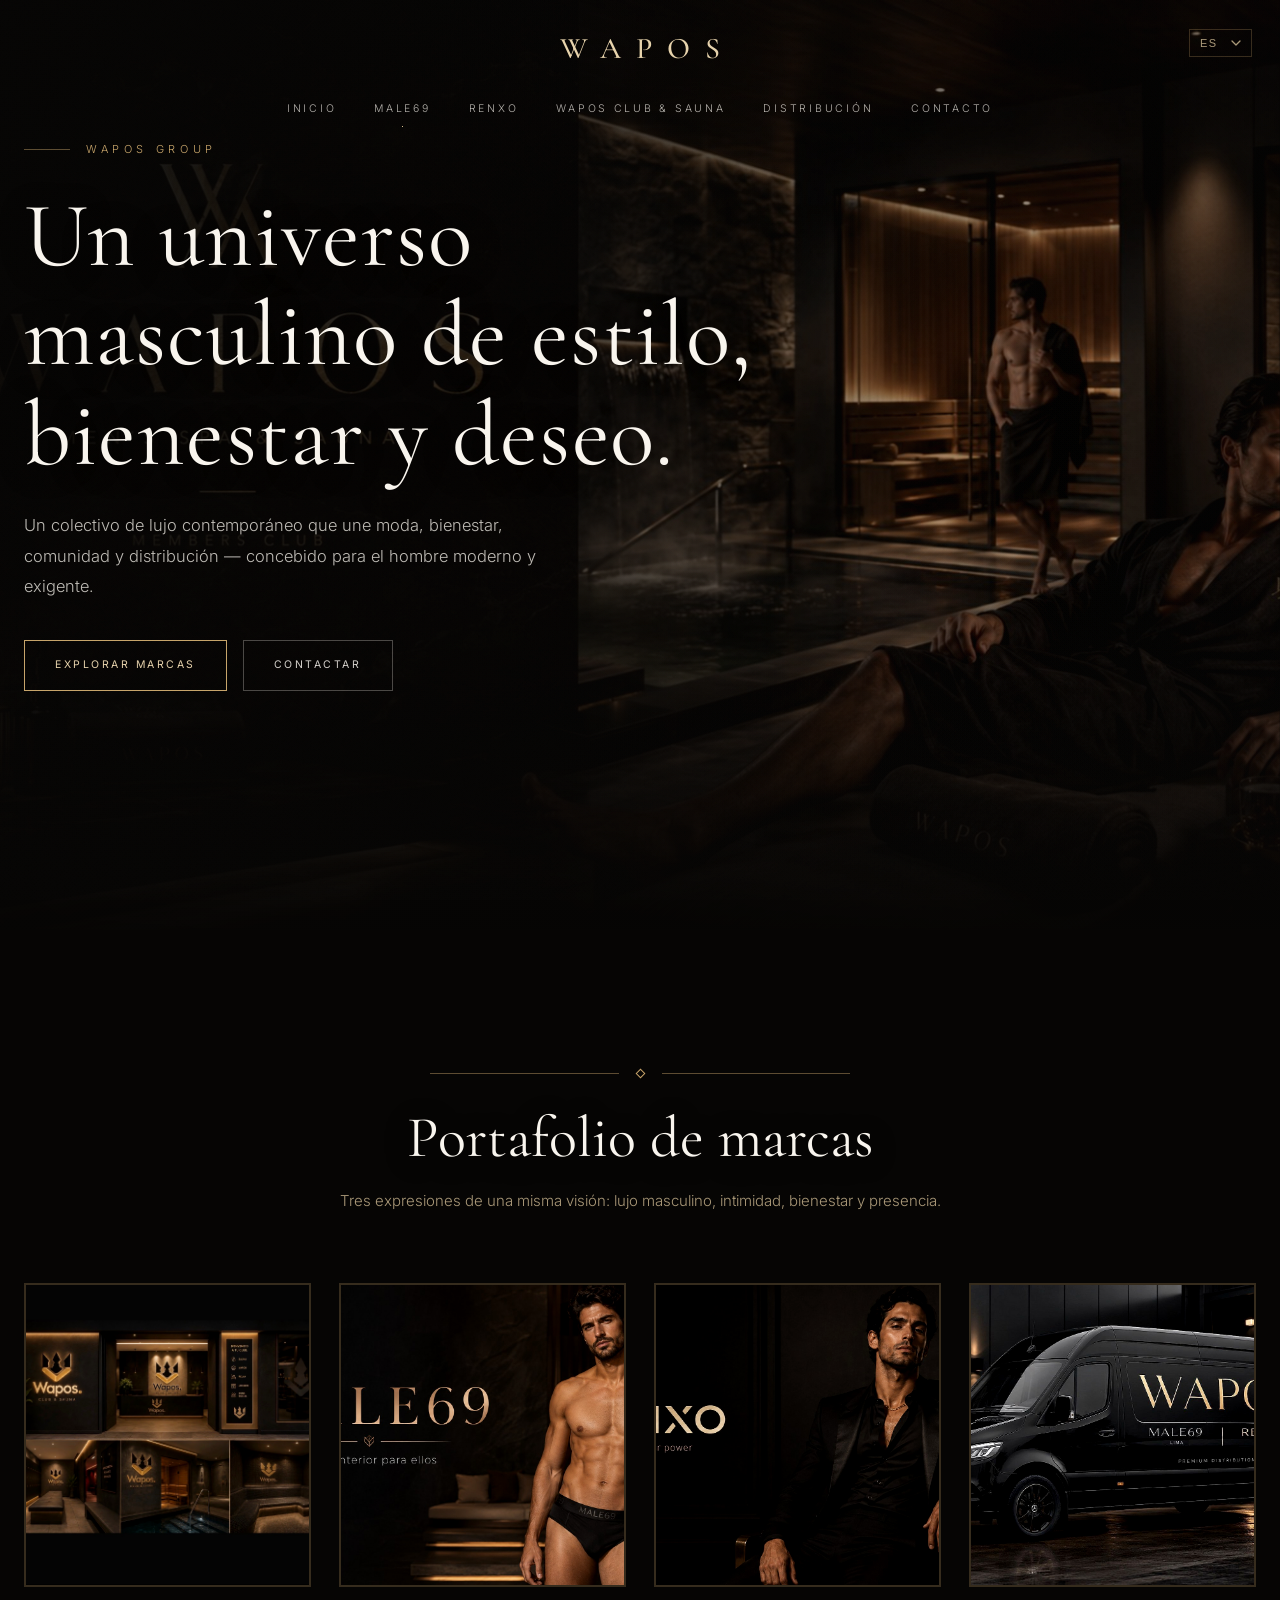
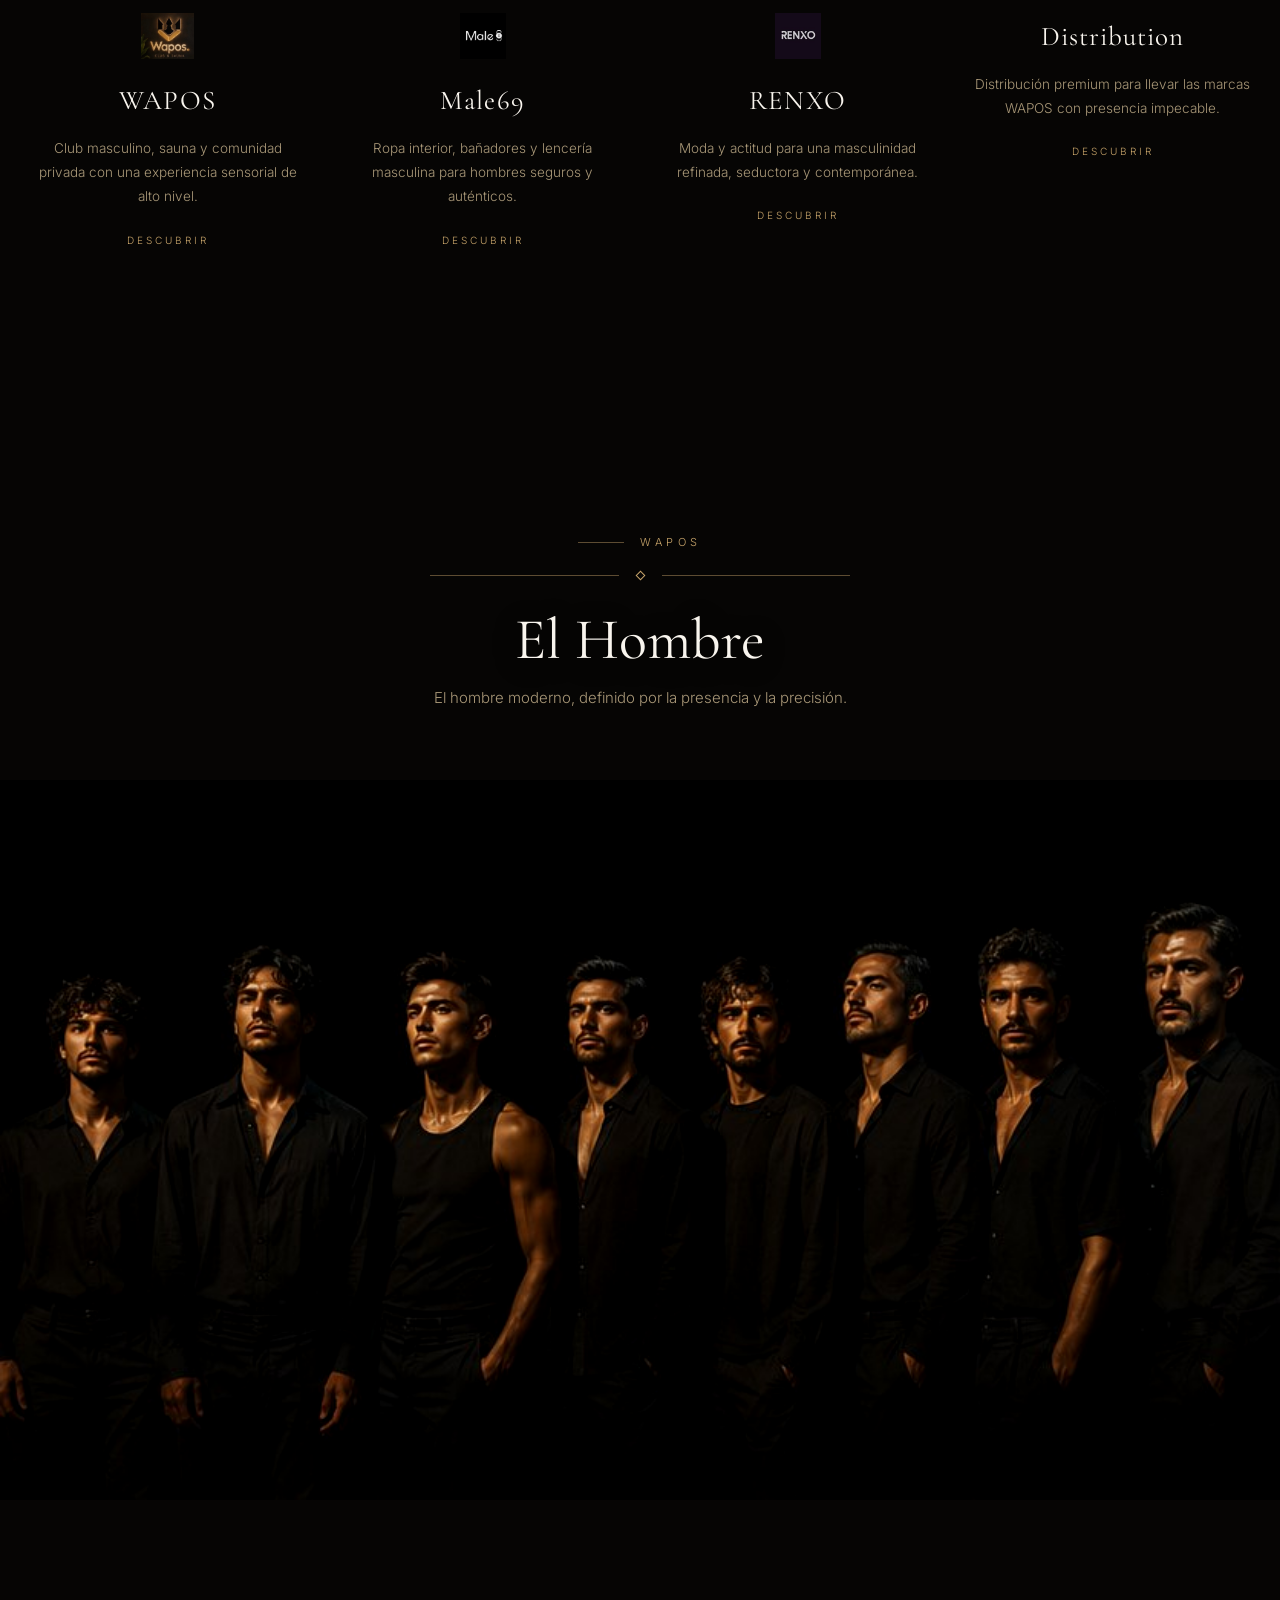
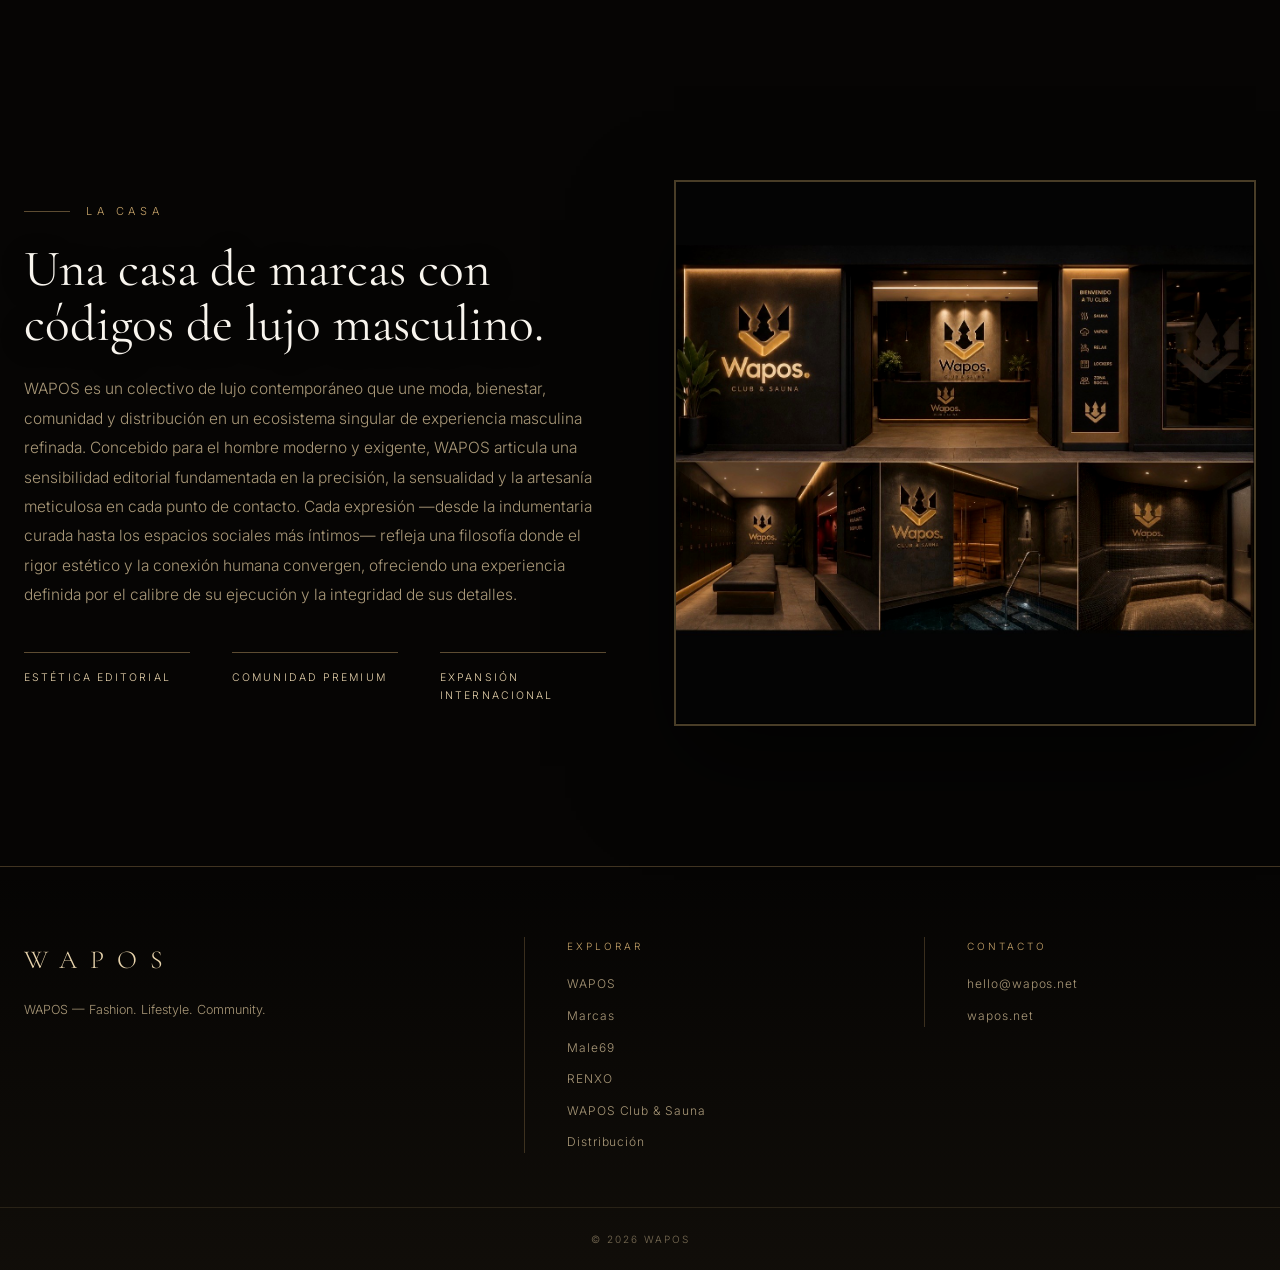
<file: index.html>
<!doctype html><html lang="es"><head><meta charset="utf-8"><meta name="viewport" content="width=device-width, initial-scale=1"><title>WAPOS — Fashion. Lifestyle. Community.</title><meta name="description" content="WAPOS — Fashion. Lifestyle. Community."><link rel="preconnect" href="https://fonts.googleapis.com"><link rel="preconnect" href="https://fonts.gstatic.com" crossorigin><link href="https://fonts.googleapis.com/css2?family=Cormorant+Garamond:ital,wght@0,400;0,500;1,400&family=Inter:wght@300;400;500&display=swap" rel="stylesheet"><link rel="stylesheet" href="assets/css/styles.css"></head><body><div class="splash" data-splash><div class="splash-mark">WAPOS</div></div><header class="site-header"><div class="nav-top"><a class="brand-link" href="index.html">WAPOS</a><select class="lang-select" data-language-select aria-label="Idioma"><option value="es">ES</option><option value="en">EN</option><option value="pt">PT</option><option value="fr">FR</option><option value="de">DE</option><option value="it">IT</option><option value="zh">中文</option></select></div><nav class="nav-links"><a data-i18n="nav.home" href="index.html">Inicio</a><a data-i18n="nav.male69" href="male69.html">Male69</a><a data-i18n="nav.renxo" href="renxo.html">RENXO</a><a data-i18n="nav.club" href="club.html">WAPOS Club &amp; Sauna</a><a data-i18n="nav.distribution" href="distribution.html">Distribución</a><a data-i18n="nav.contact" href="contact.html">Contacto</a></nav></header><main><section class="hero"><img class="hero-bg" src="assets/images/heroes/home.jpg" alt="WAPOS"><div class="hero-content"><div class="eyebrow">WAPOS Group</div><h1 data-i18n="hero.title">Un universo masculino de estilo, bienestar y deseo.</h1><p data-i18n="hero.text">Un colectivo de lujo contemporáneo que une moda, bienestar, comunidad y distribución — concebido para el hombre moderno y exigente.</p><div class="button-row"><a class="btn" href="brands.html" data-i18n="cta.explore">Explorar marcas</a><a class="btn ghost" href="contact.html" data-i18n="cta.contact">Contactar</a></div></div><div class="scroll-cue" aria-hidden="true"></div></section><section class="reveal"><div class="container"><div class="section-head"><div class="orn"><span></span></div><h2 data-i18n="home.brands.title">Portafolio de marcas</h2><p data-i18n="home.brands.text">Tres expresiones de una misma visión: lujo masculino, intimidad, bienestar y presencia.</p></div><div class="cards"><a class="card" href="club.html"><div class="frame"><img class="image" src="assets/images/heroes/club.jpg" alt="WAPOS Club" loading="lazy"></div><div class="card-body"><img class="card-logo" src="assets/images/logos/wapos-logo-crop.png" alt="WAPOS" loading="lazy"><h3>WAPOS</h3><p data-i18n="brand.wapos">Club masculino, sauna y comunidad privada con una experiencia sensorial de alto nivel.</p><span class="card-cta" data-i18n="cta.discover">Descubrir</span></div></a><a class="card" href="male69.html"><div class="frame"><img class="image" src="assets/images/heroes/male69.jpg" alt="Male69" loading="lazy"></div><div class="card-body"><img class="card-logo" src="assets/images/logos/male69-logo.png" alt="Male69" loading="lazy"><h3>Male69</h3><p data-i18n="brand.male69">Ropa interior, bañadores y lencería masculina para hombres seguros y auténticos.</p><span class="card-cta" data-i18n="cta.discover">Descubrir</span></div></a><a class="card" href="renxo.html"><div class="frame"><img class="image" src="assets/images/heroes/renxo.jpg" alt="RENXO" loading="lazy"></div><div class="card-body"><img class="card-logo" src="assets/images/logos/renxo-logo.png" alt="RENXO" loading="lazy"><h3>RENXO</h3><p data-i18n="brand.renxo">Moda y actitud para una masculinidad refinada, seductora y contemporánea.</p><span class="card-cta" data-i18n="cta.discover">Descubrir</span></div></a><a class="card" href="distribution.html"><div class="frame"><img class="image" src="assets/images/heroes/distribution.jpg" alt="WAPOS Distribution" loading="lazy"></div><div class="card-body"><h3>Distribution</h3><p data-i18n="brand.distribution">Distribución premium para llevar las marcas WAPOS con presencia impecable.</p><span class="card-cta" data-i18n="cta.discover">Descubrir</span></div></a></div></div></section><section class="reveal el-hombre"><div class="container"><div class="section-head"><div class="eyebrow centered">WAPOS</div><div class="orn"><span></span></div><h2 data-i18n="hombre.title">El Hombre</h2><p data-i18n="hombre.caption">El hombre moderno, definido por la presencia y la precisión.</p></div></div><div class="hombre-stage" data-hombre-stage><div class="hombre-layer layer-a"><img src="assets/images/hombre/hombre-group-8.jpg" alt="" loading="lazy"><div class="hombre-sweep sweep-a"></div></div><div class="hombre-layer layer-b"><img src="assets/images/hombre/product-01.jpg" alt="Male69" loading="lazy"></div><div class="hombre-layer layer-c"><img src="assets/images/hombre/hombre-group-4.jpg" alt="" loading="lazy"><div class="hombre-sweep sweep-c"></div></div><div class="hombre-layer layer-d"><img src="assets/images/hombre/product-02.jpg" alt="RENXO" loading="lazy"></div></div></section><section class="reveal"><div class="container split"><div class="panel"><div class="eyebrow">La Casa</div><h2 data-i18n="about.title">Una casa de marcas con códigos de lujo masculino.</h2><p data-i18n="about.text">WAPOS es un colectivo de lujo contemporáneo que une moda, bienestar, comunidad y distribución en un ecosistema singular de experiencia masculina refinada. Concebido para el hombre moderno y exigente, WAPOS articula una sensibilidad editorial fundamentada en la precisión, la sensualidad y la artesanía meticulosa en cada punto de contacto. Cada expresión —desde la indumentaria curada hasta los espacios sociales más íntimos— refleja una filosofía donde el rigor estético y la conexión humana convergen, ofreciendo una experiencia definida por el calibre de su ejecución y la integridad de sus detalles.</p><div class="pillars"><div class="pillar" data-i18n="about.pillar1">Estética editorial</div><div class="pillar" data-i18n="about.pillar2">Comunidad premium</div><div class="pillar" data-i18n="about.pillar3">Expansión internacional</div></div></div><img class="feature-img" src="assets/images/heroes/club.jpg" alt="WAPOS" loading="lazy"></div></section></main><footer class="footer"><div class="container footer-grid"><div><div class="footer-mark">WAPOS</div><p data-i18n="footer.tag">WAPOS — Fashion. Lifestyle. Community.</p></div><div><div class="footer-col-title" data-i18n="footer.explore">Explorar</div><nav class="footer-nav"><a data-i18n="nav.about" href="about.html">WAPOS</a><a data-i18n="nav.brands" href="brands.html">Marcas</a><a href="male69.html">Male69</a><a href="renxo.html">RENXO</a><a data-i18n="nav.club" href="club.html">WAPOS Club &amp; Sauna</a><a data-i18n="nav.distribution" href="distribution.html">Distribución</a></nav></div><div><div class="footer-col-title" data-i18n="nav.contact">Contacto</div><div class="footer-contact"><a href="mailto:hello@wapos.net">hello@wapos.net</a><span>wapos.net</span></div></div></div><div class="footer-legal">© 2026 WAPOS</div></footer><script src="assets/js/app.js"></script></body></html>
</file>
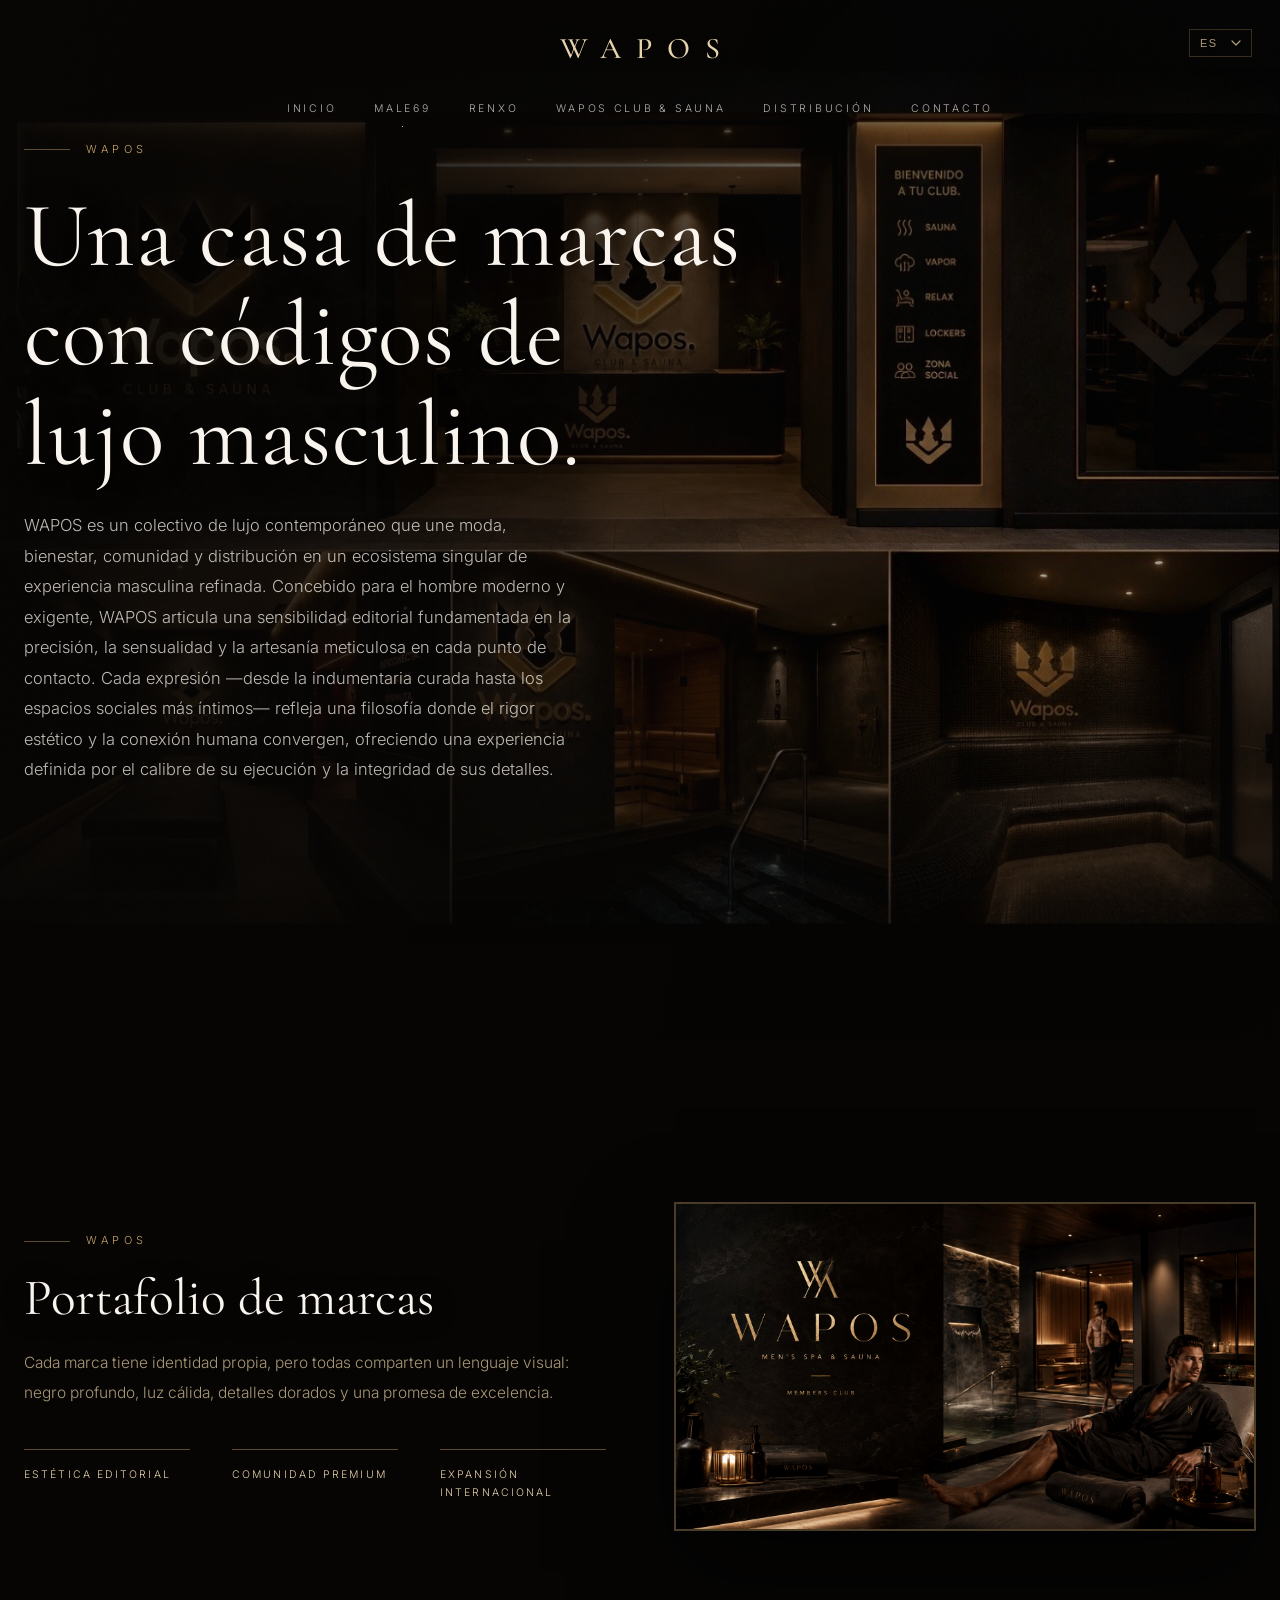
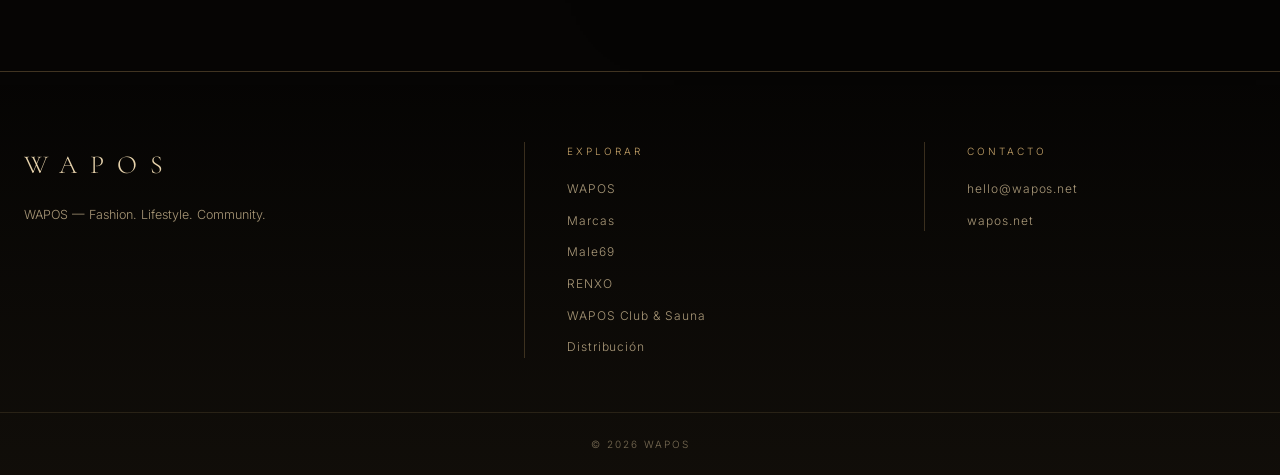
<file: about.html>
<!doctype html><html lang="es"><head><meta charset="utf-8"><meta name="viewport" content="width=device-width, initial-scale=1"><title>About WAPOS</title><meta name="description" content="WAPOS — Fashion. Lifestyle. Community."><link rel="preconnect" href="https://fonts.googleapis.com"><link rel="preconnect" href="https://fonts.gstatic.com" crossorigin><link href="https://fonts.googleapis.com/css2?family=Cormorant+Garamond:ital,wght@0,400;0,500;1,400&family=Inter:wght@300;400;500&display=swap" rel="stylesheet"><link rel="stylesheet" href="assets/css/styles.css"></head><body><header class="site-header"><div class="nav-top"><a class="brand-link" href="index.html">WAPOS</a><select class="lang-select" data-language-select aria-label="Idioma"><option value="es">ES</option><option value="en">EN</option><option value="pt">PT</option><option value="fr">FR</option><option value="de">DE</option><option value="it">IT</option><option value="zh">中文</option></select></div><nav class="nav-links"><a data-i18n="nav.home" href="index.html">Inicio</a><a data-i18n="nav.male69" href="male69.html">Male69</a><a data-i18n="nav.renxo" href="renxo.html">RENXO</a><a data-i18n="nav.club" href="club.html">WAPOS Club &amp; Sauna</a><a data-i18n="nav.distribution" href="distribution.html">Distribución</a><a data-i18n="nav.contact" href="contact.html">Contacto</a></nav></header><main><section class="hero sm"><img class="hero-bg" src="assets/images/heroes/club.jpg" alt="WAPOS"><div class="hero-content"><div class="eyebrow">WAPOS</div><h1 data-i18n="about.title">Una casa de marcas con códigos de lujo masculino.</h1><p data-i18n="about.text">WAPOS es un colectivo de lujo contemporáneo que une moda, bienestar, comunidad y distribución en un ecosistema singular de experiencia masculina refinada. Concebido para el hombre moderno y exigente, WAPOS articula una sensibilidad editorial fundamentada en la precisión, la sensualidad y la artesanía meticulosa en cada punto de contacto. Cada expresión —desde la indumentaria curada hasta los espacios sociales más íntimos— refleja una filosofía donde el rigor estético y la conexión humana convergen, ofreciendo una experiencia definida por el calibre de su ejecución y la integridad de sus detalles.</p></div><div class="scroll-cue" aria-hidden="true"></div></section><section class="reveal"><div class="container split"><div class="panel"><div class="eyebrow">WAPOS</div><h2 data-i18n="home.brands.title">Portafolio de marcas</h2><p data-i18n="brands.text">Cada marca tiene identidad propia, pero todas comparten un lenguaje visual: negro profundo, luz cálida, detalles dorados y una promesa de excelencia.</p><div class="pillars"><div class="pillar" data-i18n="about.pillar1">Estética editorial</div><div class="pillar" data-i18n="about.pillar2">Comunidad premium</div><div class="pillar" data-i18n="about.pillar3">Expansión internacional</div></div></div><img class="feature-img" src="assets/images/heroes/home.jpg" alt="WAPOS" loading="lazy"></div></section></main><footer class="footer"><div class="container footer-grid"><div><div class="footer-mark">WAPOS</div><p data-i18n="footer.tag">WAPOS — Fashion. Lifestyle. Community.</p></div><div><div class="footer-col-title" data-i18n="footer.explore">Explorar</div><nav class="footer-nav"><a data-i18n="nav.about" href="about.html">WAPOS</a><a data-i18n="nav.brands" href="brands.html">Marcas</a><a href="male69.html">Male69</a><a href="renxo.html">RENXO</a><a data-i18n="nav.club" href="club.html">WAPOS Club &amp; Sauna</a><a data-i18n="nav.distribution" href="distribution.html">Distribución</a></nav></div><div><div class="footer-col-title" data-i18n="nav.contact">Contacto</div><div class="footer-contact"><a href="mailto:hello@wapos.net">hello@wapos.net</a><span>wapos.net</span></div></div></div><div class="footer-legal">© 2026 WAPOS</div></footer><script src="assets/js/app.js"></script></body></html>
</file>
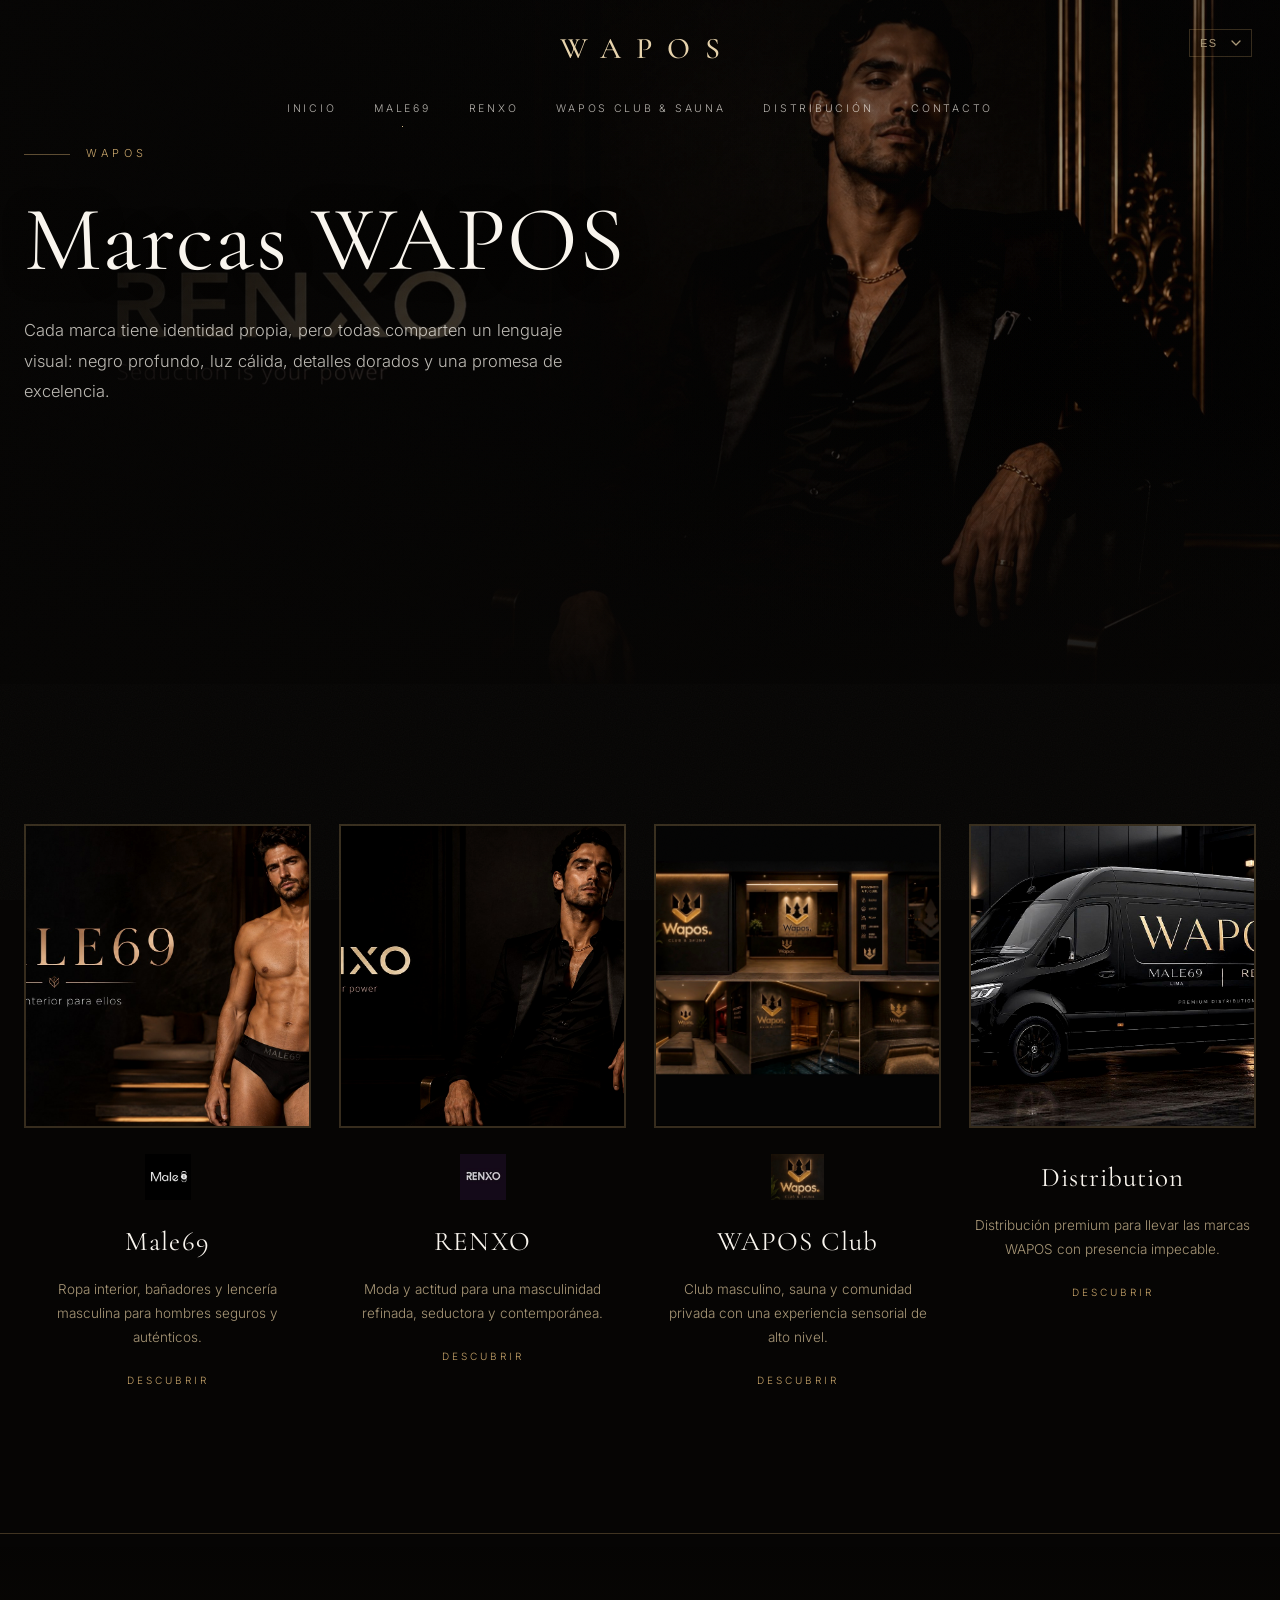
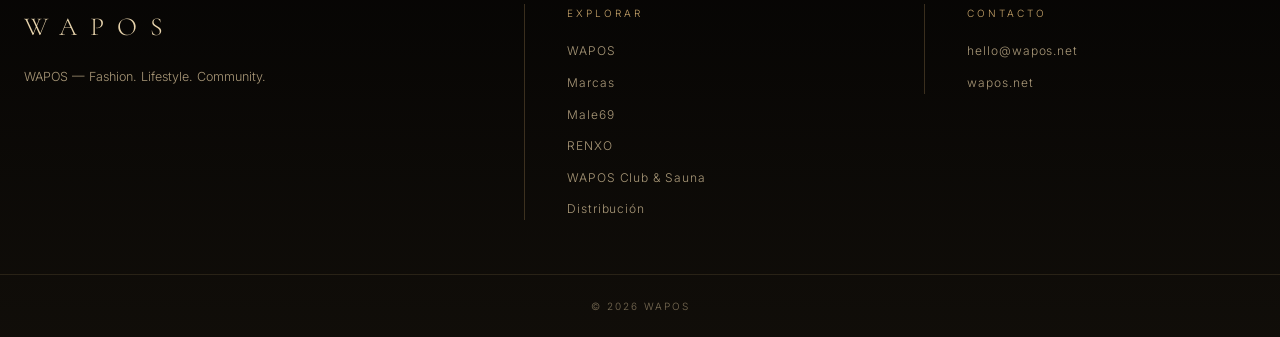
<file: brands.html>
<!doctype html><html lang="es"><head><meta charset="utf-8"><meta name="viewport" content="width=device-width, initial-scale=1"><title>WAPOS Brands</title><meta name="description" content="WAPOS — Fashion. Lifestyle. Community."><link rel="preconnect" href="https://fonts.googleapis.com"><link rel="preconnect" href="https://fonts.gstatic.com" crossorigin><link href="https://fonts.googleapis.com/css2?family=Cormorant+Garamond:ital,wght@0,400;0,500;1,400&family=Inter:wght@300;400;500&display=swap" rel="stylesheet"><link rel="stylesheet" href="assets/css/styles.css"></head><body><header class="site-header"><div class="nav-top"><a class="brand-link" href="index.html">WAPOS</a><select class="lang-select" data-language-select aria-label="Idioma"><option value="es">ES</option><option value="en">EN</option><option value="pt">PT</option><option value="fr">FR</option><option value="de">DE</option><option value="it">IT</option><option value="zh">中文</option></select></div><nav class="nav-links"><a data-i18n="nav.home" href="index.html">Inicio</a><a data-i18n="nav.male69" href="male69.html">Male69</a><a data-i18n="nav.renxo" href="renxo.html">RENXO</a><a data-i18n="nav.club" href="club.html">WAPOS Club &amp; Sauna</a><a data-i18n="nav.distribution" href="distribution.html">Distribución</a><a data-i18n="nav.contact" href="contact.html">Contacto</a></nav></header><main><section class="hero sm"><img class="hero-bg" src="assets/images/heroes/renxo.jpg" alt="WAPOS Brands"><div class="hero-content"><div class="eyebrow">WAPOS</div><h1 data-i18n="brands.title">Marcas WAPOS</h1><p data-i18n="brands.text">Cada marca tiene identidad propia, pero todas comparten un lenguaje visual: negro profundo, luz cálida, detalles dorados y una promesa de excelencia.</p></div><div class="scroll-cue" aria-hidden="true"></div></section><section class="reveal"><div class="container"><div class="cards"><article id="male69" class="card"><div class="frame"><img class="image" src="assets/images/heroes/male69.jpg" alt="Male69" loading="lazy"></div><div class="card-body"><img class="card-logo" src="assets/images/logos/male69-logo.png" alt="Male69" loading="lazy"><h3>Male69</h3><p data-i18n="brand.male69">Ropa interior, bañadores y lencería masculina para hombres seguros y auténticos.</p><a class="card-cta" href="male69.html" data-i18n="cta.discover">Descubrir</a></div></article><article id="renxo" class="card"><div class="frame"><img class="image" src="assets/images/heroes/renxo.jpg" alt="RENXO" loading="lazy"></div><div class="card-body"><img class="card-logo" src="assets/images/logos/renxo-logo.png" alt="RENXO" loading="lazy"><h3>RENXO</h3><p data-i18n="brand.renxo">Moda y actitud para una masculinidad refinada, seductora y contemporánea.</p><a class="card-cta" href="renxo.html" data-i18n="cta.discover">Descubrir</a></div></article><article id="waposclub" class="card"><div class="frame"><img class="image" src="assets/images/heroes/club.jpg" alt="WAPOS Club" loading="lazy"></div><div class="card-body"><img class="card-logo" src="assets/images/logos/wapos-logo-crop.png" alt="WAPOS Club" loading="lazy"><h3>WAPOS Club</h3><p data-i18n="brand.wapos">Club masculino, sauna y comunidad privada con una experiencia sensorial de alto nivel.</p><a class="card-cta" href="club.html" data-i18n="cta.discover">Descubrir</a></div></article><article id="distribution" class="card"><div class="frame"><img class="image" src="assets/images/heroes/distribution.jpg" alt="Distribution" loading="lazy"></div><div class="card-body"><h3>Distribution</h3><p data-i18n="brand.distribution">Distribución premium para llevar las marcas WAPOS con presencia impecable.</p><a class="card-cta" href="distribution.html" data-i18n="cta.discover">Descubrir</a></div></article></div></div></section></main><footer class="footer"><div class="container footer-grid"><div><div class="footer-mark">WAPOS</div><p data-i18n="footer.tag">WAPOS — Fashion. Lifestyle. Community.</p></div><div><div class="footer-col-title" data-i18n="footer.explore">Explorar</div><nav class="footer-nav"><a data-i18n="nav.about" href="about.html">WAPOS</a><a data-i18n="nav.brands" href="brands.html">Marcas</a><a href="male69.html">Male69</a><a href="renxo.html">RENXO</a><a data-i18n="nav.club" href="club.html">WAPOS Club &amp; Sauna</a><a data-i18n="nav.distribution" href="distribution.html">Distribución</a></nav></div><div><div class="footer-col-title" data-i18n="nav.contact">Contacto</div><div class="footer-contact"><a href="mailto:hello@wapos.net">hello@wapos.net</a><span>wapos.net</span></div></div></div><div class="footer-legal">© 2026 WAPOS</div></footer><script src="assets/js/app.js"></script></body></html>
</file>
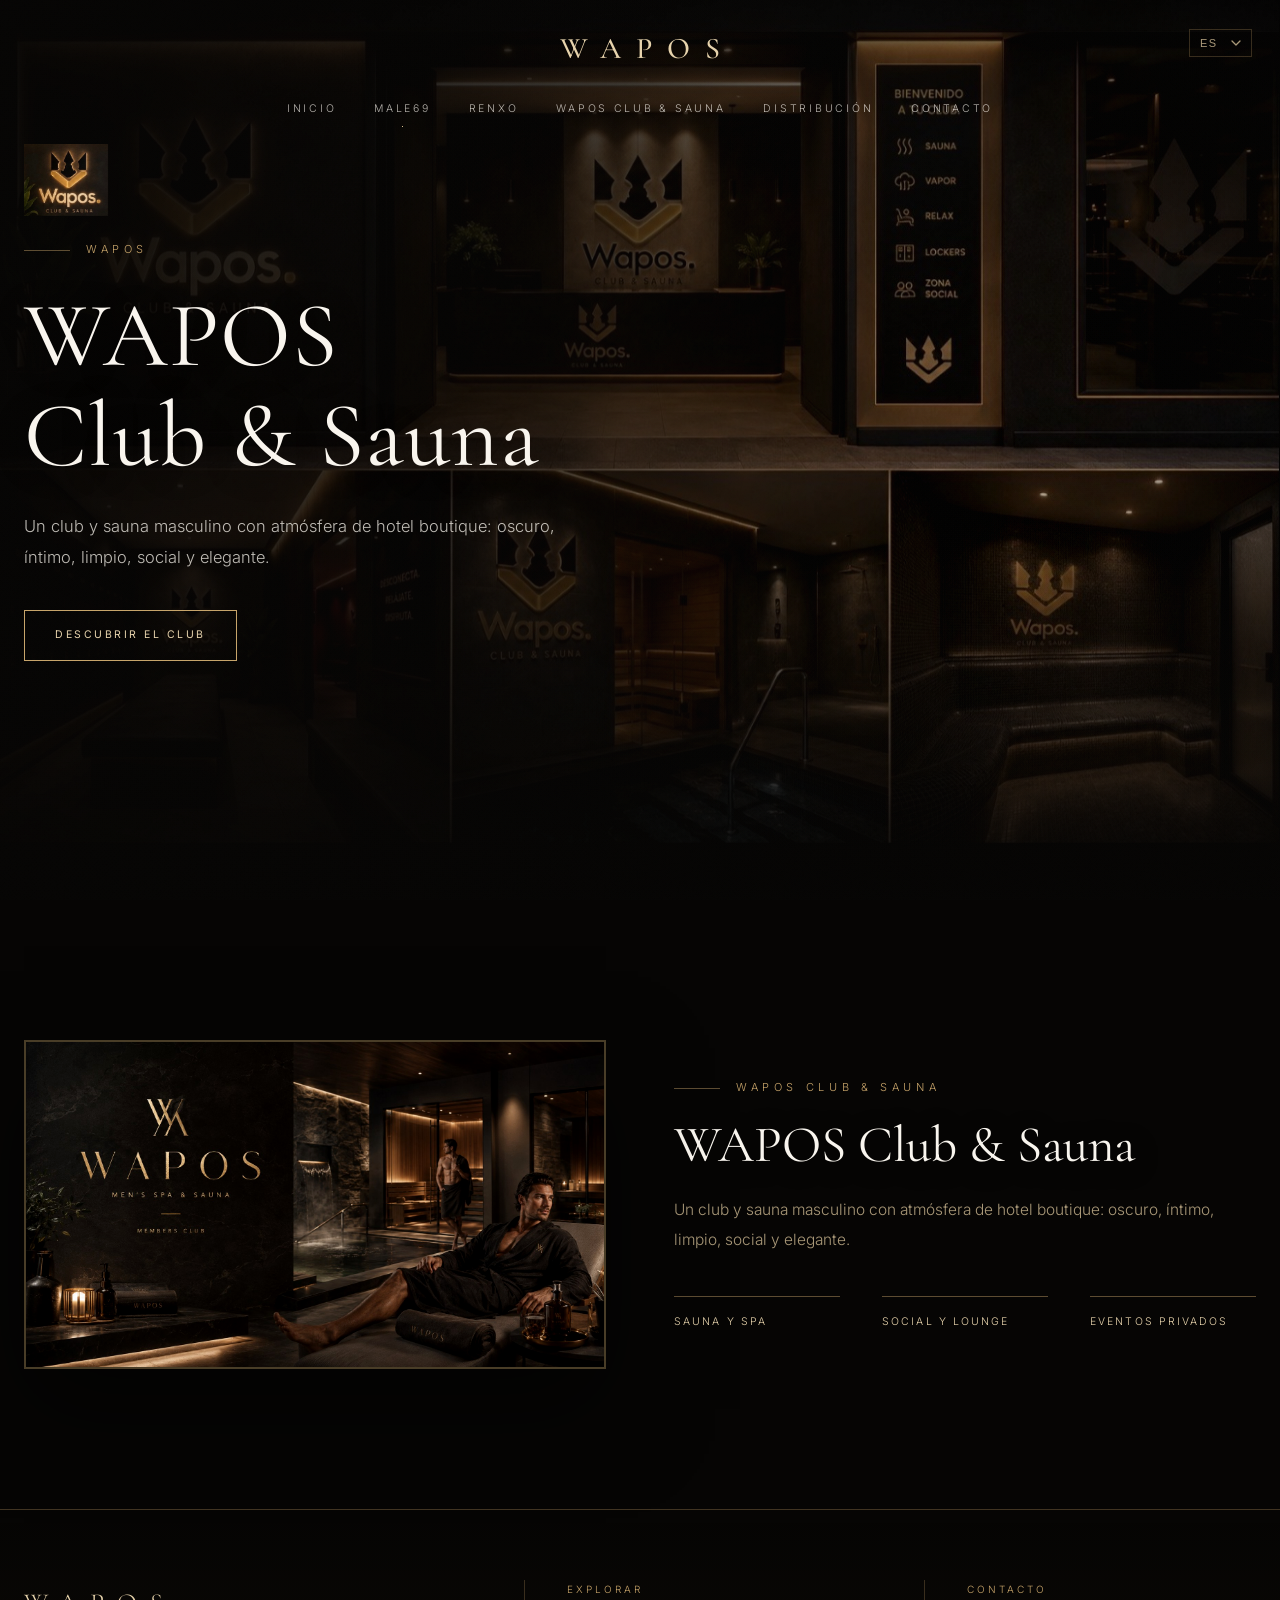
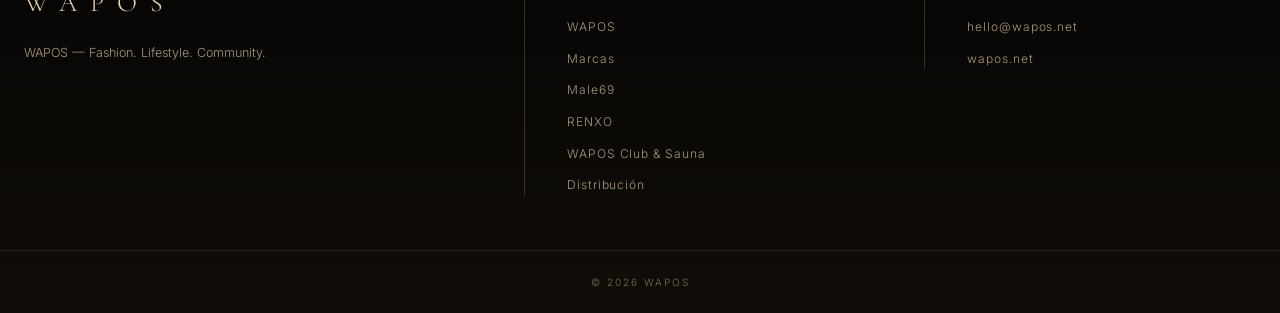
<file: club.html>
<!doctype html><html lang="es"><head><meta charset="utf-8"><meta name="viewport" content="width=device-width, initial-scale=1"><title>WAPOS Club & Sauna</title><meta name="description" content="WAPOS — Fashion. Lifestyle. Community."><link rel="preconnect" href="https://fonts.googleapis.com"><link rel="preconnect" href="https://fonts.gstatic.com" crossorigin><link href="https://fonts.googleapis.com/css2?family=Cormorant+Garamond:ital,wght@0,400;0,500;1,400&family=Inter:wght@300;400;500&display=swap" rel="stylesheet"><link rel="stylesheet" href="assets/css/styles.css"></head><body><header class="site-header"><div class="nav-top"><a class="brand-link" href="index.html">WAPOS</a><select class="lang-select" data-language-select aria-label="Idioma"><option value="es">ES</option><option value="en">EN</option><option value="pt">PT</option><option value="fr">FR</option><option value="de">DE</option><option value="it">IT</option><option value="zh">中文</option></select></div><nav class="nav-links"><a data-i18n="nav.home" href="index.html">Inicio</a><a data-i18n="nav.male69" href="male69.html">Male69</a><a data-i18n="nav.renxo" href="renxo.html">RENXO</a><a data-i18n="nav.club" href="club.html">WAPOS Club &amp; Sauna</a><a data-i18n="nav.distribution" href="distribution.html">Distribución</a><a data-i18n="nav.contact" href="contact.html">Contacto</a></nav></header><main><section class="hero"><img class="hero-bg" src="assets/images/heroes/club.jpg" alt="WAPOS Club & Sauna"><div class="hero-content"><img class="hero-logo" src="assets/images/logos/wapos-logo-crop.png" alt="" loading="eager"><div class="eyebrow">WAPOS</div><h1 data-i18n="club.title">WAPOS Club &amp; Sauna</h1><p data-i18n="club.text">Un club y sauna masculino con atmósfera de hotel boutique: oscuro, íntimo, limpio, social y elegante.</p><div class="button-row"><a class="btn" href="contact.html" data-i18n="club.cta">Descubrir el club</a></div></div><div class="scroll-cue" aria-hidden="true"></div></section><section class="reveal"><div class="container split"><img class="feature-img" src="assets/images/heroes/home.jpg" alt="WAPOS Club" loading="lazy"><div class="panel"><div class="eyebrow">WAPOS Club &amp; Sauna</div><h2 data-i18n="club.title">WAPOS Club &amp; Sauna</h2><p data-i18n="club.text">Un club y sauna masculino con atmósfera de hotel boutique: oscuro, íntimo, limpio, social y elegante.</p><div class="pillars"><div class="pillar" data-i18n="club.p1">Sauna y spa</div><div class="pillar" data-i18n="club.p2">Social y lounge</div><div class="pillar" data-i18n="club.p3">Eventos privados</div></div></div></div></section></main><footer class="footer"><div class="container footer-grid"><div><div class="footer-mark">WAPOS</div><p data-i18n="footer.tag">WAPOS — Fashion. Lifestyle. Community.</p></div><div><div class="footer-col-title" data-i18n="footer.explore">Explorar</div><nav class="footer-nav"><a data-i18n="nav.about" href="about.html">WAPOS</a><a data-i18n="nav.brands" href="brands.html">Marcas</a><a href="male69.html">Male69</a><a href="renxo.html">RENXO</a><a data-i18n="nav.club" href="club.html">WAPOS Club &amp; Sauna</a><a data-i18n="nav.distribution" href="distribution.html">Distribución</a></nav></div><div><div class="footer-col-title" data-i18n="nav.contact">Contacto</div><div class="footer-contact"><a href="mailto:hello@wapos.net">hello@wapos.net</a><span>wapos.net</span></div></div></div><div class="footer-legal">© 2026 WAPOS</div></footer><script src="assets/js/app.js"></script></body></html>
</file>
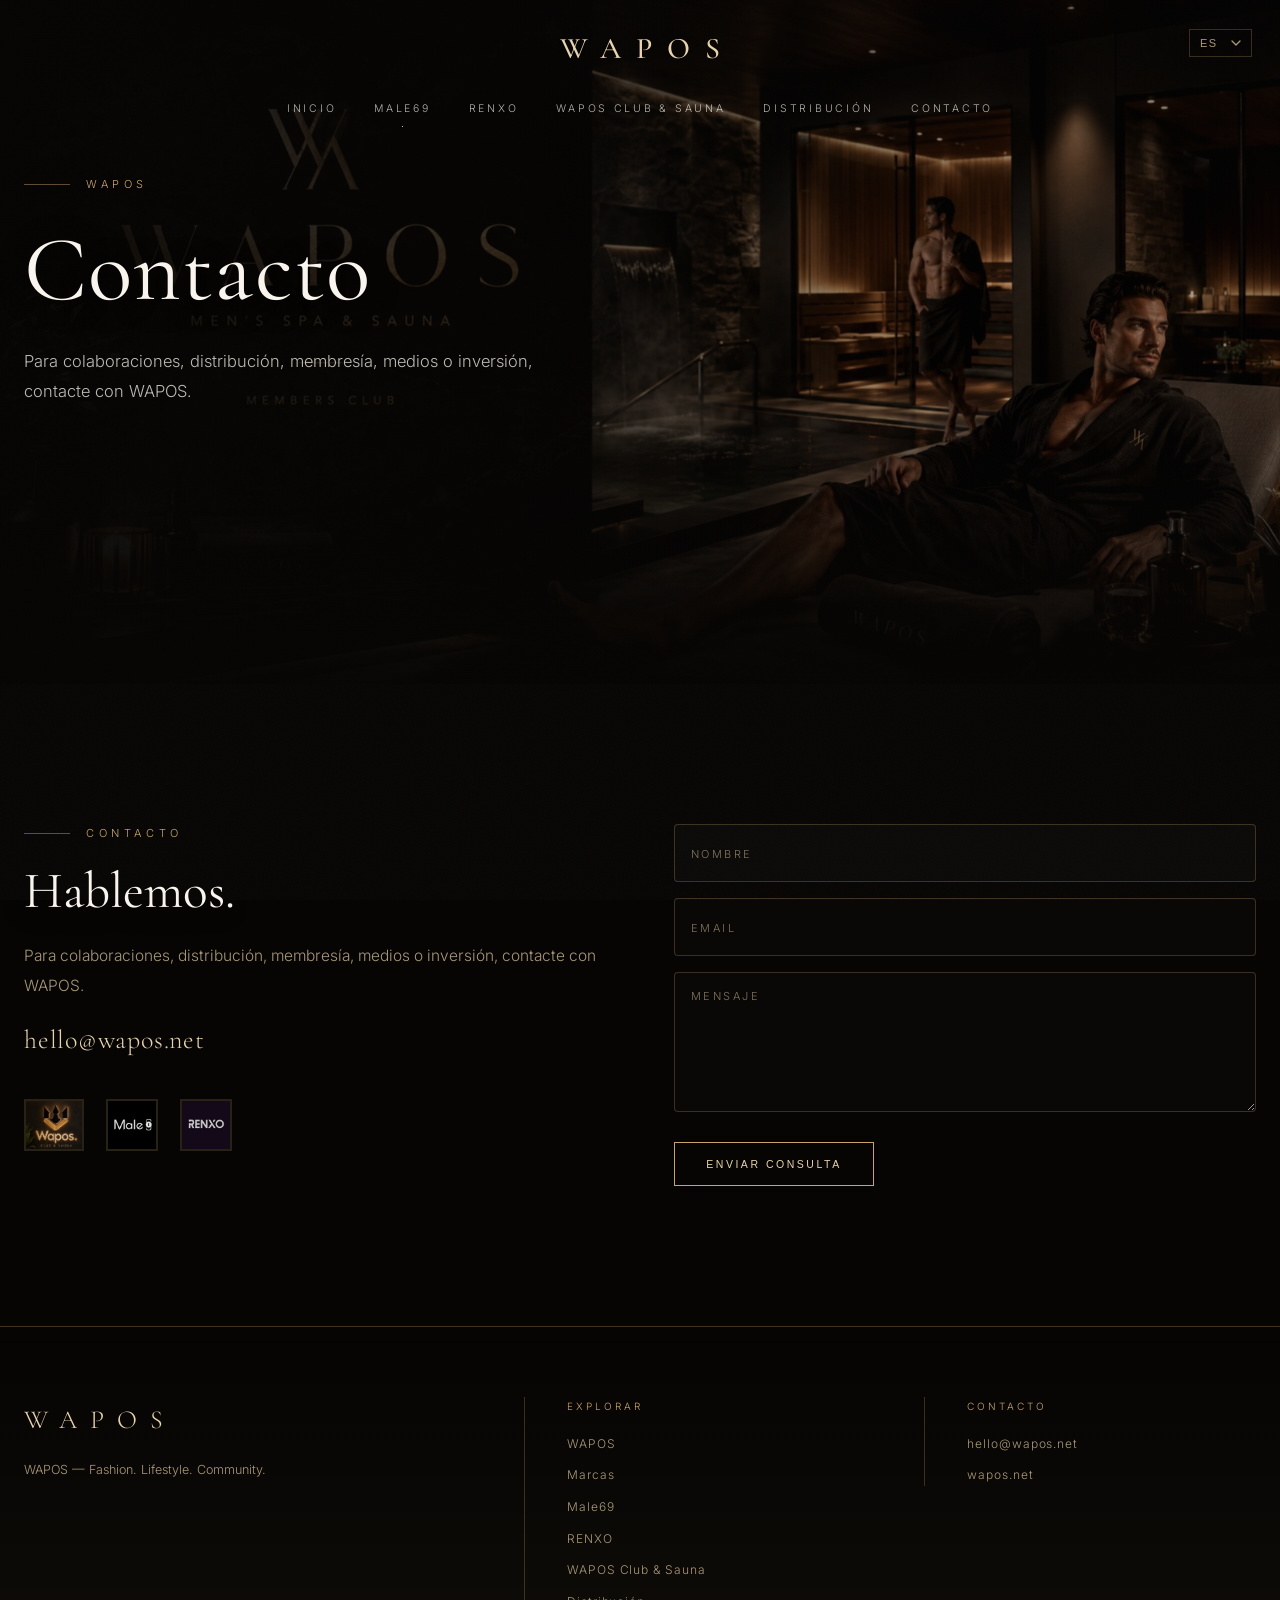
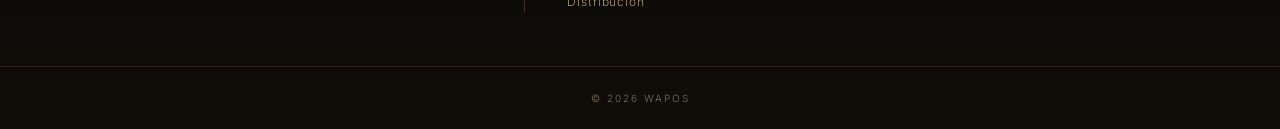
<file: contact.html>
<!doctype html><html lang="es"><head><meta charset="utf-8"><meta name="viewport" content="width=device-width, initial-scale=1"><title>Contact WAPOS</title><meta name="description" content="WAPOS — Fashion. Lifestyle. Community."><link rel="preconnect" href="https://fonts.googleapis.com"><link rel="preconnect" href="https://fonts.gstatic.com" crossorigin><link href="https://fonts.googleapis.com/css2?family=Cormorant+Garamond:ital,wght@0,400;0,500;1,400&family=Inter:wght@300;400;500&display=swap" rel="stylesheet"><link rel="stylesheet" href="assets/css/styles.css"></head><body><header class="site-header"><div class="nav-top"><a class="brand-link" href="index.html">WAPOS</a><select class="lang-select" data-language-select aria-label="Idioma"><option value="es">ES</option><option value="en">EN</option><option value="pt">PT</option><option value="fr">FR</option><option value="de">DE</option><option value="it">IT</option><option value="zh">中文</option></select></div><nav class="nav-links"><a data-i18n="nav.home" href="index.html">Inicio</a><a data-i18n="nav.male69" href="male69.html">Male69</a><a data-i18n="nav.renxo" href="renxo.html">RENXO</a><a data-i18n="nav.club" href="club.html">WAPOS Club &amp; Sauna</a><a data-i18n="nav.distribution" href="distribution.html">Distribución</a><a data-i18n="nav.contact" href="contact.html">Contacto</a></nav></header><main><section class="hero sm"><img class="hero-bg" src="assets/images/heroes/home.jpg" alt="Contact WAPOS"><div class="hero-content"><div class="eyebrow">WAPOS</div><h1 data-i18n="contact.title">Contacto</h1><p data-i18n="contact.text">Para colaboraciones, distribución, membresía, medios o inversión, contacte con WAPOS.</p></div></section><section class="reveal"><div class="container contact-grid"><div class="panel"><div class="eyebrow" data-i18n="contact.title">Contacto</div><h2 data-i18n="contact.head">Hablemos.</h2><p data-i18n="contact.text">Para colaboraciones, distribución, membresía, medios o inversión, contacte con WAPOS.</p><p><a class="contact-email" href="mailto:hello@wapos.net">hello@wapos.net</a></p><div class="logo-strip"><img src="assets/images/logos/wapos-logo-crop.png" alt="WAPOS" loading="lazy"><img src="assets/images/logos/male69-logo.png" alt="Male69" loading="lazy"><img src="assets/images/logos/renxo-logo.png" alt="RENXO" loading="lazy"></div></div><form class="form" data-contact-form><input data-i18n-placeholder="contact.formname" placeholder="Nombre" name="name"><input data-i18n-placeholder="contact.formemail" placeholder="Email" name="email" type="email"><textarea data-i18n-placeholder="contact.formmsg" placeholder="Mensaje" name="message"></textarea><button class="btn" type="submit" data-i18n="contact.send">Enviar consulta</button></form></div></section></main><footer class="footer"><div class="container footer-grid"><div><div class="footer-mark">WAPOS</div><p data-i18n="footer.tag">WAPOS — Fashion. Lifestyle. Community.</p></div><div><div class="footer-col-title" data-i18n="footer.explore">Explorar</div><nav class="footer-nav"><a data-i18n="nav.about" href="about.html">WAPOS</a><a data-i18n="nav.brands" href="brands.html">Marcas</a><a href="male69.html">Male69</a><a href="renxo.html">RENXO</a><a data-i18n="nav.club" href="club.html">WAPOS Club &amp; Sauna</a><a data-i18n="nav.distribution" href="distribution.html">Distribución</a></nav></div><div><div class="footer-col-title" data-i18n="nav.contact">Contacto</div><div class="footer-contact"><a href="mailto:hello@wapos.net">hello@wapos.net</a><span>wapos.net</span></div></div></div><div class="footer-legal">© 2026 WAPOS</div></footer><script src="assets/js/app.js"></script></body></html>
</file>
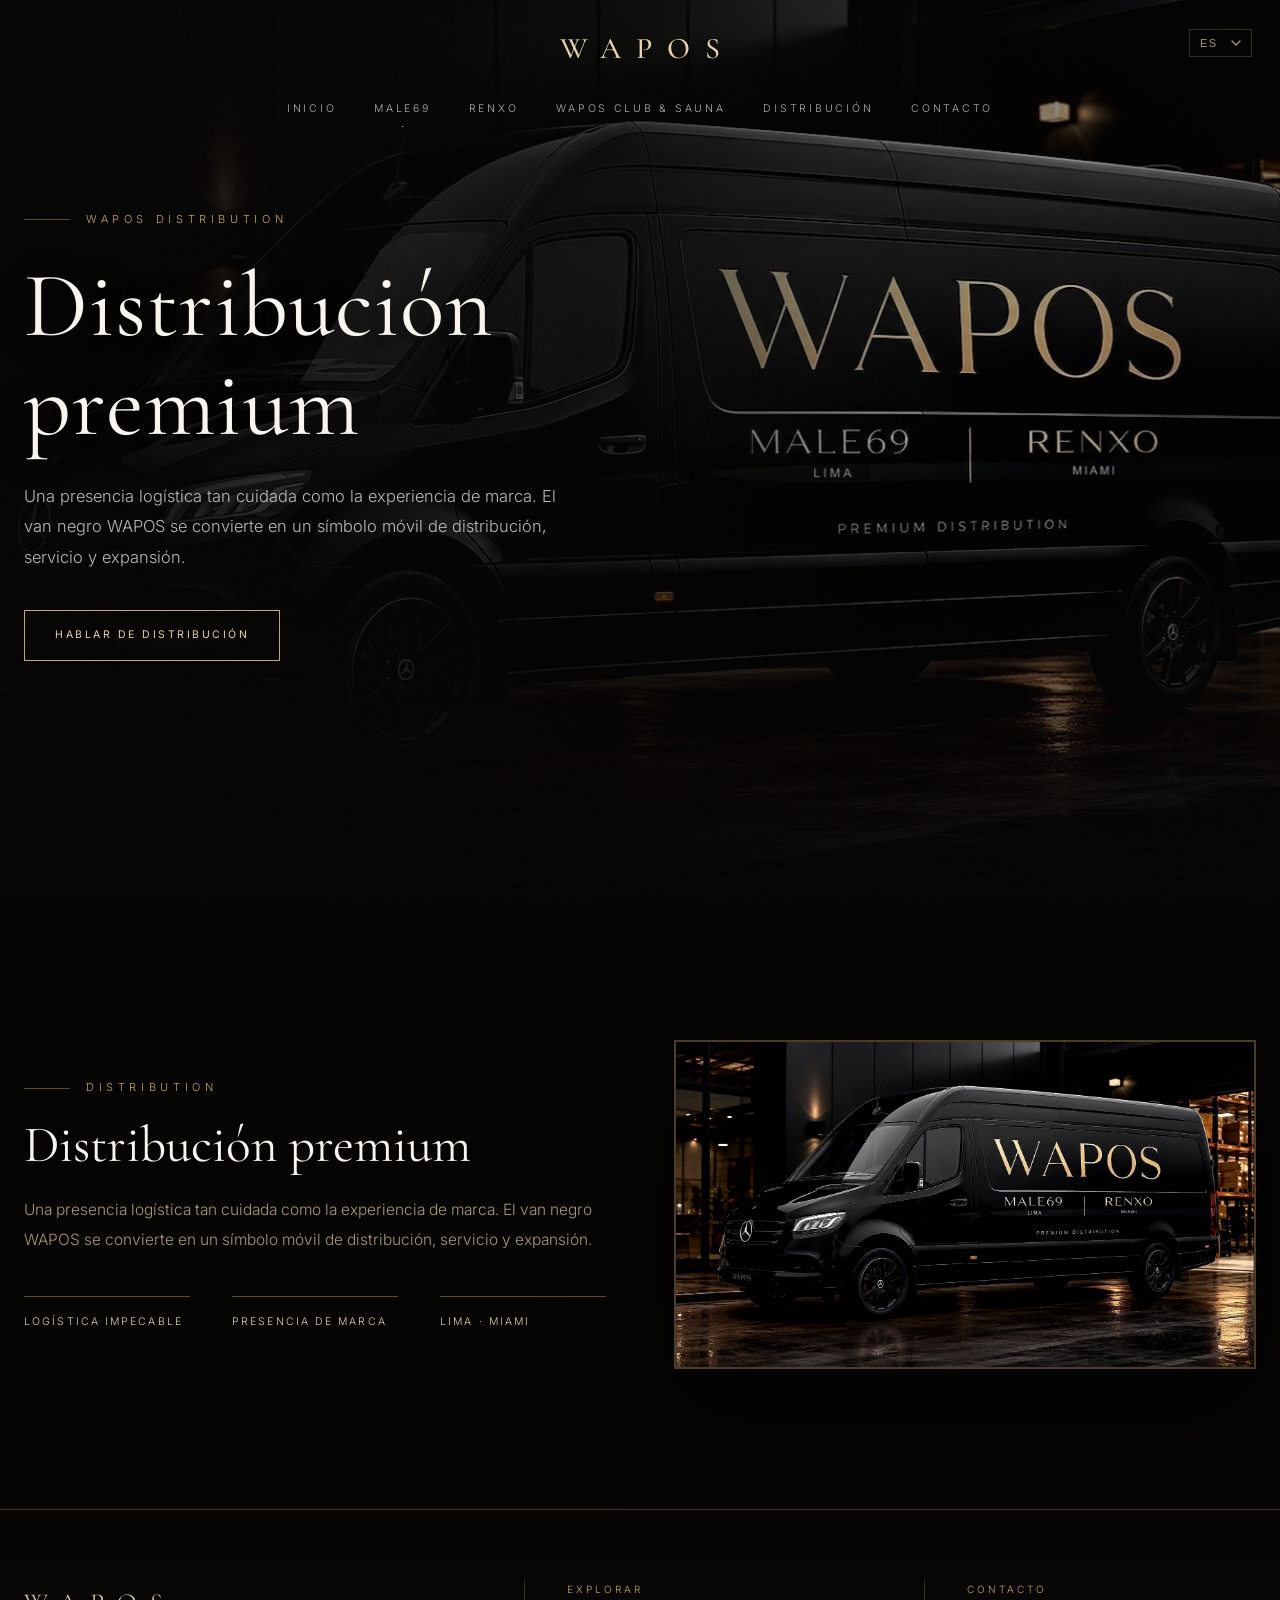
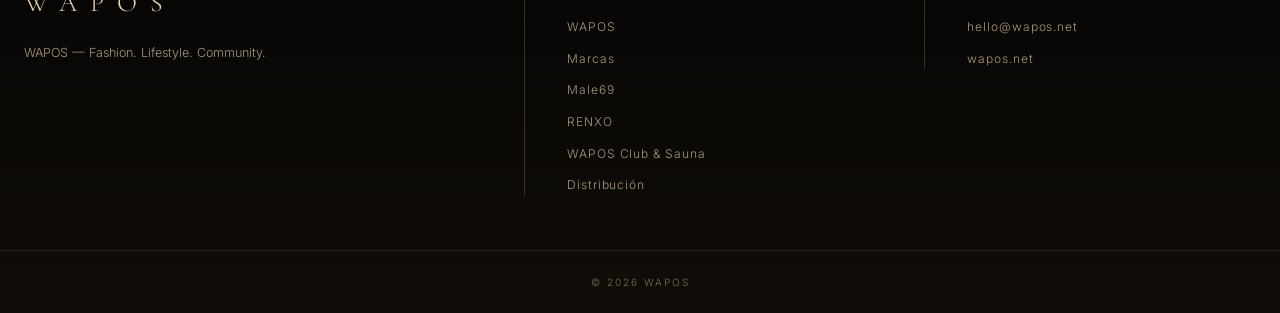
<file: distribution.html>
<!doctype html><html lang="es"><head><meta charset="utf-8"><meta name="viewport" content="width=device-width, initial-scale=1"><title>WAPOS Distribution</title><meta name="description" content="WAPOS — Fashion. Lifestyle. Community."><link rel="preconnect" href="https://fonts.googleapis.com"><link rel="preconnect" href="https://fonts.gstatic.com" crossorigin><link href="https://fonts.googleapis.com/css2?family=Cormorant+Garamond:ital,wght@0,400;0,500;1,400&family=Inter:wght@300;400;500&display=swap" rel="stylesheet"><link rel="stylesheet" href="assets/css/styles.css"></head><body><header class="site-header"><div class="nav-top"><a class="brand-link" href="index.html">WAPOS</a><select class="lang-select" data-language-select aria-label="Idioma"><option value="es">ES</option><option value="en">EN</option><option value="pt">PT</option><option value="fr">FR</option><option value="de">DE</option><option value="it">IT</option><option value="zh">中文</option></select></div><nav class="nav-links"><a data-i18n="nav.home" href="index.html">Inicio</a><a data-i18n="nav.male69" href="male69.html">Male69</a><a data-i18n="nav.renxo" href="renxo.html">RENXO</a><a data-i18n="nav.club" href="club.html">WAPOS Club &amp; Sauna</a><a data-i18n="nav.distribution" href="distribution.html">Distribución</a><a data-i18n="nav.contact" href="contact.html">Contacto</a></nav></header><main><section class="hero"><img class="hero-bg" src="assets/images/heroes/distribution.jpg" alt="WAPOS Distribution"><div class="hero-content"><div class="eyebrow">WAPOS Distribution</div><h1 data-i18n="distribution.title">Distribución premium</h1><p data-i18n="distribution.text">Una presencia logística tan cuidada como la experiencia de marca. El van negro WAPOS se convierte en un símbolo móvil de distribución, servicio y expansión.</p><div class="button-row"><a class="btn" href="contact.html" data-i18n="distribution.cta">Hablar de distribución</a></div></div><div class="scroll-cue" aria-hidden="true"></div></section><section class="reveal"><div class="container split"><div class="panel"><div class="eyebrow">Distribution</div><h2 data-i18n="distribution.title">Distribución premium</h2><p data-i18n="distribution.text">Una presencia logística tan cuidada como la experiencia de marca. El van negro WAPOS se convierte en un símbolo móvil de distribución, servicio y expansión.</p><div class="pillars"><div class="pillar" data-i18n="dist.p1">Logística impecable</div><div class="pillar" data-i18n="dist.p2">Presencia de marca</div><div class="pillar" data-i18n="dist.p3">Lima · Miami</div></div></div><img class="feature-img" src="assets/images/heroes/distribution.jpg" alt="WAPOS Distribution" loading="lazy"></div></section></main><footer class="footer"><div class="container footer-grid"><div><div class="footer-mark">WAPOS</div><p data-i18n="footer.tag">WAPOS — Fashion. Lifestyle. Community.</p></div><div><div class="footer-col-title" data-i18n="footer.explore">Explorar</div><nav class="footer-nav"><a data-i18n="nav.about" href="about.html">WAPOS</a><a data-i18n="nav.brands" href="brands.html">Marcas</a><a href="male69.html">Male69</a><a href="renxo.html">RENXO</a><a data-i18n="nav.club" href="club.html">WAPOS Club &amp; Sauna</a><a data-i18n="nav.distribution" href="distribution.html">Distribución</a></nav></div><div><div class="footer-col-title" data-i18n="nav.contact">Contacto</div><div class="footer-contact"><a href="mailto:hello@wapos.net">hello@wapos.net</a><span>wapos.net</span></div></div></div><div class="footer-legal">© 2026 WAPOS</div></footer><script src="assets/js/app.js"></script></body></html>
</file>
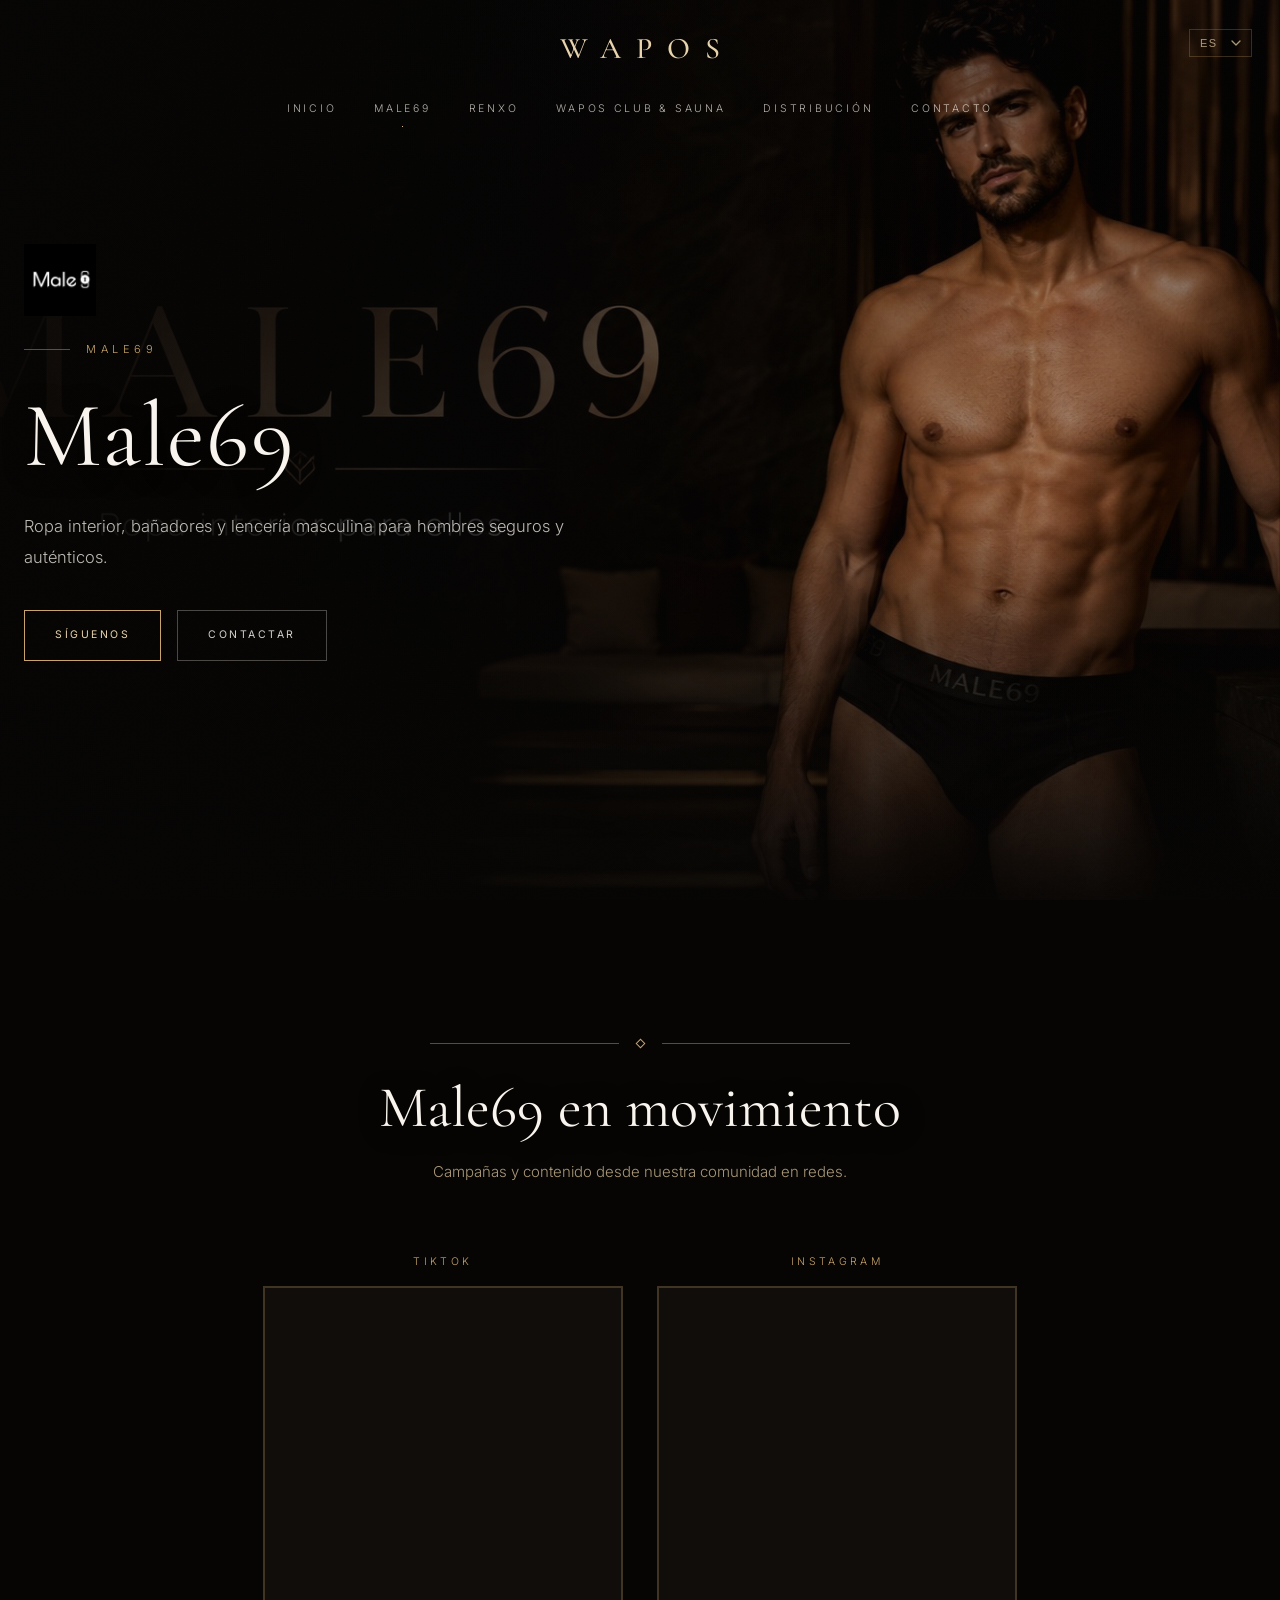
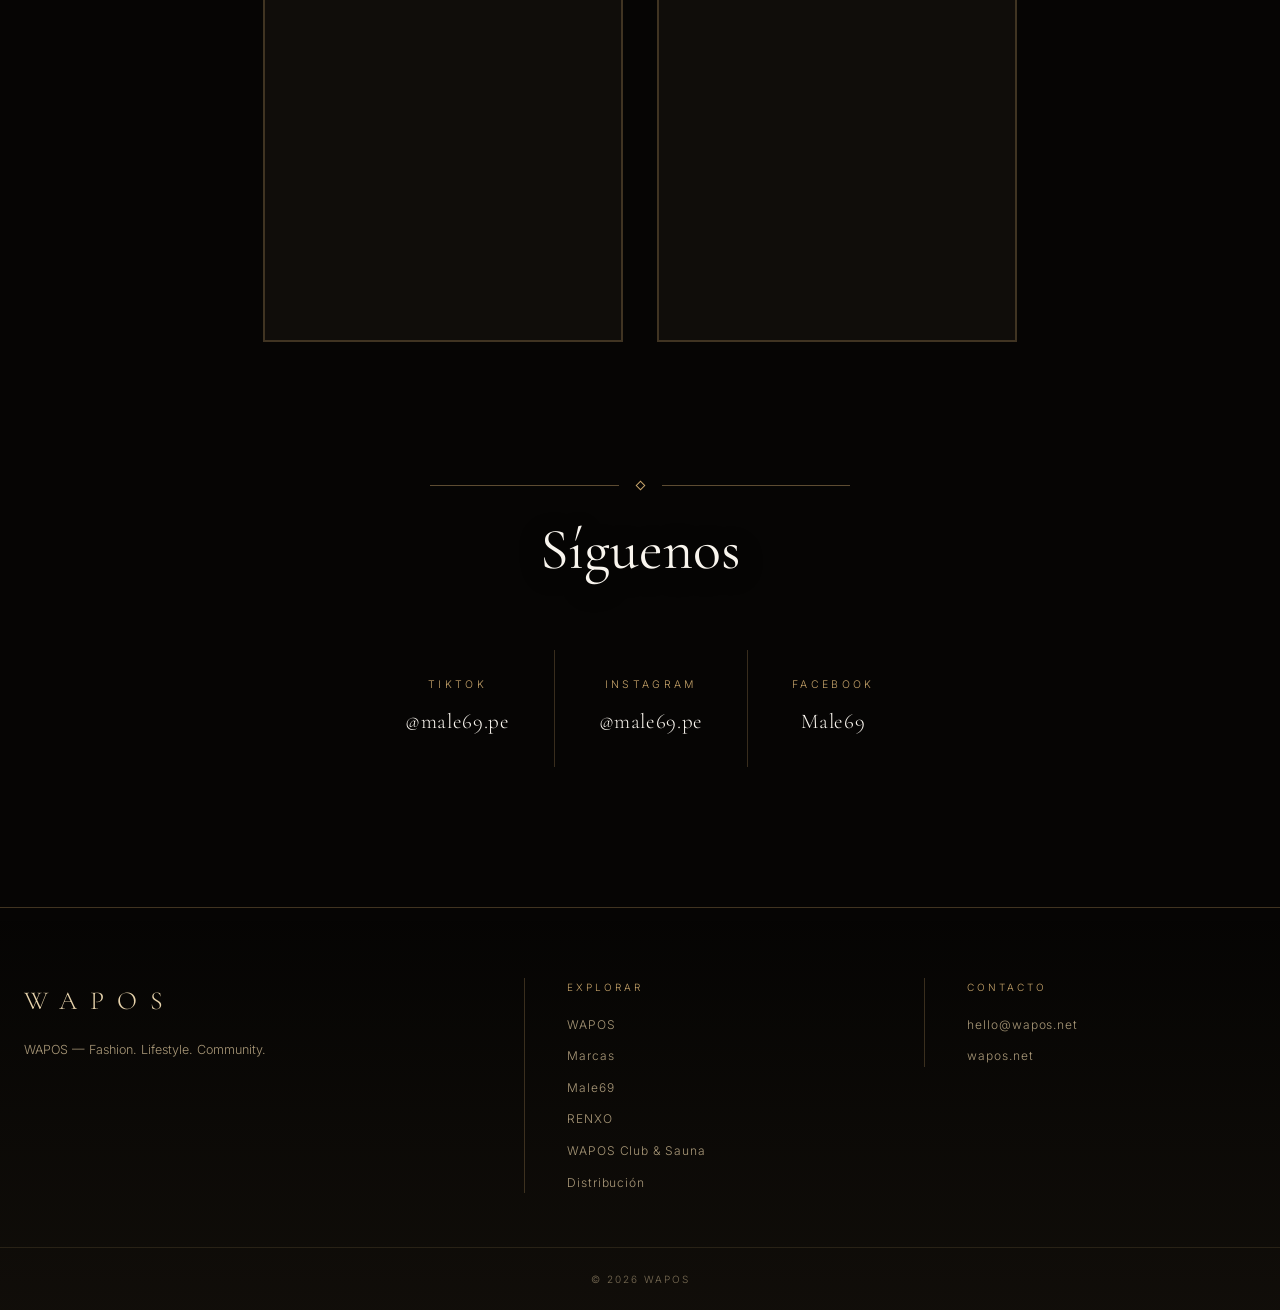
<file: male69.html>
<!doctype html><html lang="es"><head><meta charset="utf-8"><meta name="viewport" content="width=device-width, initial-scale=1"><title>Male69 — WAPOS</title><meta name="description" content="WAPOS — Fashion. Lifestyle. Community."><link rel="preconnect" href="https://fonts.googleapis.com"><link rel="preconnect" href="https://fonts.gstatic.com" crossorigin><link href="https://fonts.googleapis.com/css2?family=Cormorant+Garamond:ital,wght@0,400;0,500;1,400&family=Inter:wght@300;400;500&display=swap" rel="stylesheet"><link rel="stylesheet" href="assets/css/styles.css"></head><body><header class="site-header"><div class="nav-top"><a class="brand-link" href="index.html">WAPOS</a><select class="lang-select" data-language-select aria-label="Idioma"><option value="es">ES</option><option value="en">EN</option><option value="pt">PT</option><option value="fr">FR</option><option value="de">DE</option><option value="it">IT</option><option value="zh">中文</option></select></div><nav class="nav-links"><a data-i18n="nav.home" href="index.html">Inicio</a><a data-i18n="nav.male69" href="male69.html">Male69</a><a data-i18n="nav.renxo" href="renxo.html">RENXO</a><a data-i18n="nav.club" href="club.html">WAPOS Club &amp; Sauna</a><a data-i18n="nav.distribution" href="distribution.html">Distribución</a><a data-i18n="nav.contact" href="contact.html">Contacto</a></nav></header><main><section class="hero"><img class="hero-bg" src="assets/images/heroes/male69.jpg" alt="Male69"><div class="hero-content"><img class="hero-logo" src="assets/images/logos/male69-logo.png" alt="" loading="eager"><div class="eyebrow">Male69</div><h1 data-i18n="m69.title">Male69</h1><p data-i18n="brand.male69">Ropa interior, bañadores y lencería masculina para hombres seguros y auténticos.</p><div class="button-row"><a class="btn" href="https://www.tiktok.com/@male69.pe" target="_blank" rel="noopener" data-i18n="m69.follow">Síguenos</a><a class="btn ghost" href="contact.html" data-i18n="cta.contact">Contactar</a></div></div><div class="scroll-cue" aria-hidden="true"></div></section><section class="reveal"><div class="container"><div class="section-head"><div class="orn"><span></span></div><h2 data-i18n="m69.videos.title">Male69 en movimiento</h2><p data-i18n="m69.videos.text">Campañas y contenido desde nuestra comunidad en redes.</p></div><div class="video-grid"><div class="video-item"><span class="video-label">TikTok</span><div class="video-frame"><iframe src="https://www.tiktok.com/embed/v2/7468030346181840174" title="Male69 on TikTok" allow="encrypted-media; fullscreen" loading="lazy"></iframe></div></div><div class="video-item"><span class="video-label">Instagram</span><div class="video-frame"><iframe src="https://www.instagram.com/reel/DaWLKj7vqqB/embed/" title="Male69 on Instagram" allow="encrypted-media; fullscreen" loading="lazy"></iframe></div></div></div></div></section><section class="reveal tight"><div class="container"><div class="section-head"><div class="orn"><span></span></div><h2 data-i18n="m69.follow">Síguenos</h2></div><div class="social-row"><a class="social-link" href="https://www.tiktok.com/@male69.pe" target="_blank" rel="noopener"><span class="net">TikTok</span><span class="handle">@male69.pe</span></a><a class="social-link" href="https://www.instagram.com/male69.pe/" target="_blank" rel="noopener"><span class="net">Instagram</span><span class="handle">@male69.pe</span></a><a class="social-link" href="https://www.facebook.com/profile.php?id=61558386691175" target="_blank" rel="noopener"><span class="net">Facebook</span><span class="handle">Male69</span></a></div></div></section></main><footer class="footer"><div class="container footer-grid"><div><div class="footer-mark">WAPOS</div><p data-i18n="footer.tag">WAPOS — Fashion. Lifestyle. Community.</p></div><div><div class="footer-col-title" data-i18n="footer.explore">Explorar</div><nav class="footer-nav"><a data-i18n="nav.about" href="about.html">WAPOS</a><a data-i18n="nav.brands" href="brands.html">Marcas</a><a href="male69.html">Male69</a><a href="renxo.html">RENXO</a><a data-i18n="nav.club" href="club.html">WAPOS Club &amp; Sauna</a><a data-i18n="nav.distribution" href="distribution.html">Distribución</a></nav></div><div><div class="footer-col-title" data-i18n="nav.contact">Contacto</div><div class="footer-contact"><a href="mailto:hello@wapos.net">hello@wapos.net</a><span>wapos.net</span></div></div></div><div class="footer-legal">© 2026 WAPOS</div></footer><script src="assets/js/app.js"></script></body></html>
</file>
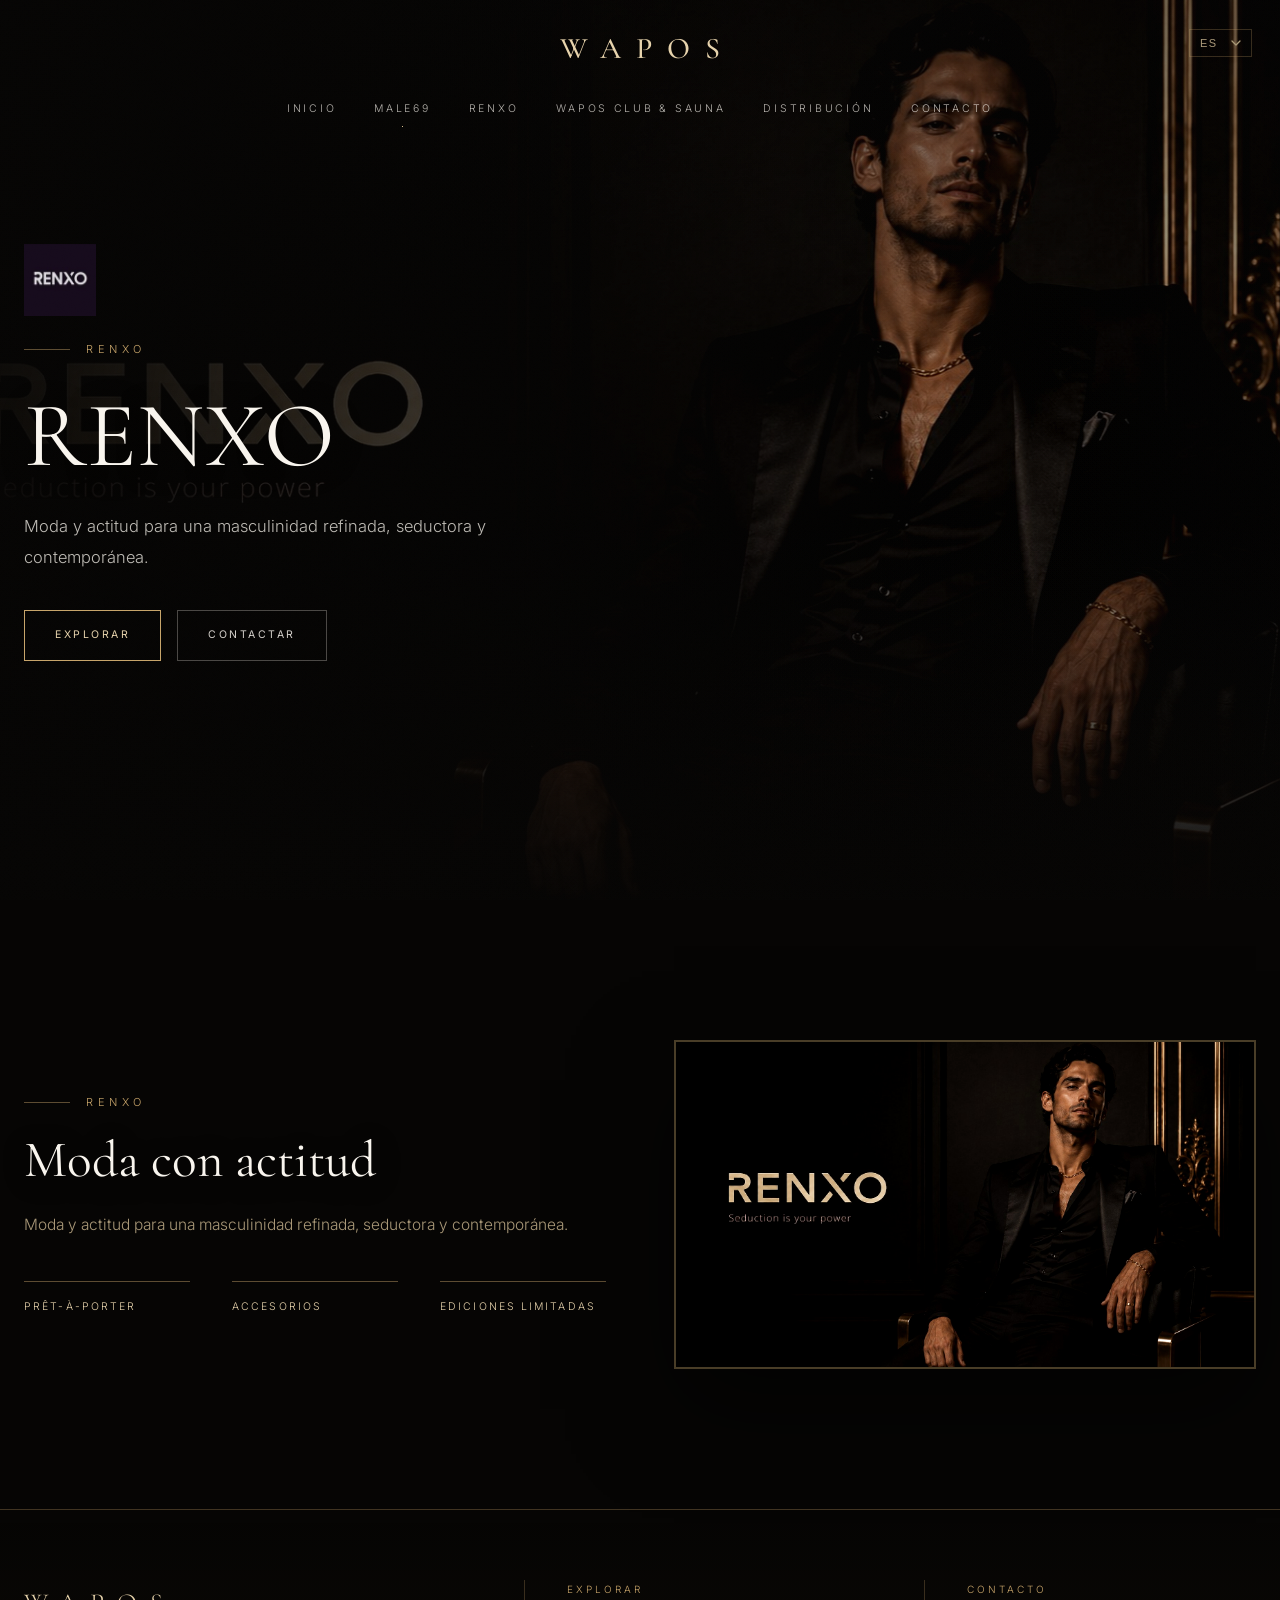
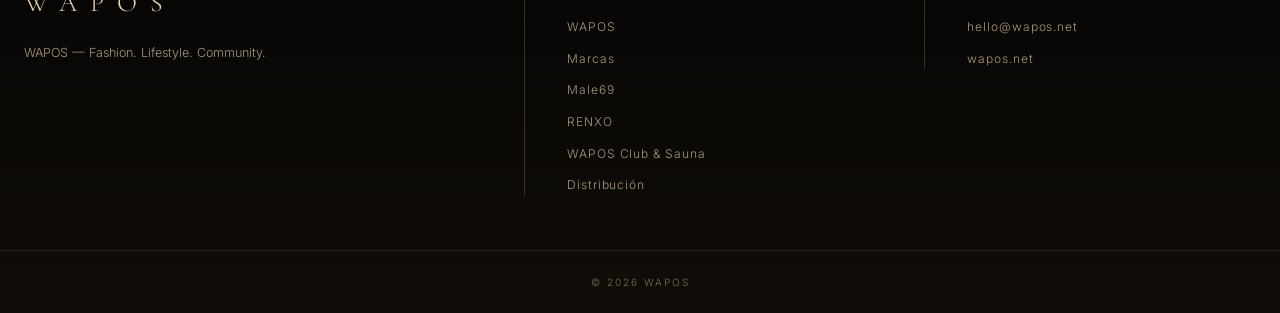
<file: renxo.html>
<!doctype html><html lang="es"><head><meta charset="utf-8"><meta name="viewport" content="width=device-width, initial-scale=1"><title>RENXO — WAPOS</title><meta name="description" content="WAPOS — Fashion. Lifestyle. Community."><link rel="preconnect" href="https://fonts.googleapis.com"><link rel="preconnect" href="https://fonts.gstatic.com" crossorigin><link href="https://fonts.googleapis.com/css2?family=Cormorant+Garamond:ital,wght@0,400;0,500;1,400&family=Inter:wght@300;400;500&display=swap" rel="stylesheet"><link rel="stylesheet" href="assets/css/styles.css"></head><body><header class="site-header"><div class="nav-top"><a class="brand-link" href="index.html">WAPOS</a><select class="lang-select" data-language-select aria-label="Idioma"><option value="es">ES</option><option value="en">EN</option><option value="pt">PT</option><option value="fr">FR</option><option value="de">DE</option><option value="it">IT</option><option value="zh">中文</option></select></div><nav class="nav-links"><a data-i18n="nav.home" href="index.html">Inicio</a><a data-i18n="nav.male69" href="male69.html">Male69</a><a data-i18n="nav.renxo" href="renxo.html">RENXO</a><a data-i18n="nav.club" href="club.html">WAPOS Club &amp; Sauna</a><a data-i18n="nav.distribution" href="distribution.html">Distribución</a><a data-i18n="nav.contact" href="contact.html">Contacto</a></nav></header><main><section class="hero"><img class="hero-bg" src="assets/images/heroes/renxo.jpg" alt="RENXO"><div class="hero-content"><img class="hero-logo" src="assets/images/logos/renxo-logo.png" alt="" loading="eager"><div class="eyebrow">RENXO</div><h1 data-i18n="renxo.title">RENXO</h1><p data-i18n="brand.renxo">Moda y actitud para una masculinidad refinada, seductora y contemporánea.</p><div class="button-row"><a class="btn" href="brands.html" data-i18n="renxo.explore">Explorar</a><a class="btn ghost" href="contact.html" data-i18n="cta.contact">Contactar</a></div></div><div class="scroll-cue" aria-hidden="true"></div></section><section class="reveal"><div class="container split"><div class="panel"><div class="eyebrow">RENXO</div><h2 data-i18n="renxo.subtitle">Moda con actitud</h2><p data-i18n="brand.renxo">Moda y actitud para una masculinidad refinada, seductora y contemporánea.</p><div class="pillars"><div class="pillar" data-i18n="renxo.p1">Prêt-à-porter</div><div class="pillar" data-i18n="renxo.p2">Accesorios</div><div class="pillar" data-i18n="renxo.p3">Ediciones limitadas</div></div></div><img class="feature-img" src="assets/images/heroes/renxo.jpg" alt="RENXO" loading="lazy"></div></section></main><footer class="footer"><div class="container footer-grid"><div><div class="footer-mark">WAPOS</div><p data-i18n="footer.tag">WAPOS — Fashion. Lifestyle. Community.</p></div><div><div class="footer-col-title" data-i18n="footer.explore">Explorar</div><nav class="footer-nav"><a data-i18n="nav.about" href="about.html">WAPOS</a><a data-i18n="nav.brands" href="brands.html">Marcas</a><a href="male69.html">Male69</a><a href="renxo.html">RENXO</a><a data-i18n="nav.club" href="club.html">WAPOS Club &amp; Sauna</a><a data-i18n="nav.distribution" href="distribution.html">Distribución</a></nav></div><div><div class="footer-col-title" data-i18n="nav.contact">Contacto</div><div class="footer-contact"><a href="mailto:hello@wapos.net">hello@wapos.net</a><span>wapos.net</span></div></div></div><div class="footer-legal">© 2026 WAPOS</div></footer><script src="assets/js/app.js"></script></body></html>
</file>
<file: assets/css/styles.css>
/* WAPOS — maison editorial system
   Palette: noir #060504 · ink #100D0A · gold #C7A46A · champagne #E7D3AC · cream #F9F5EE · muted #A99878 */
:root{
  --noir:#060504; --ink:#100d0a; --panel:#14110d;
  --gold:#c7a46a; --champagne:#e7d3ac; --cream:#f9f5ee; --muted:#a99878;
  --line:rgba(199,164,106,.26); --hair:rgba(199,164,106,.45);
  --ease:cubic-bezier(.22,.61,.21,1);
  --ease-spring:cubic-bezier(.34,1.56,.64,1);
  /* golden-ratio spacing scale (φ≈1.618) */
  --space-1:16px; --space-2:26px; --space-3:42px; --space-4:68px; --space-5:110px; --space-6:178px;
}
*{box-sizing:border-box}
html{scroll-behavior:smooth;scroll-padding-top:120px}
body{margin:0;background:var(--noir);color:var(--cream);
  font-family:Inter,system-ui,-apple-system,"Segoe UI",Roboto,Arial,sans-serif;
  font-weight:300;line-height:1.8;font-size:15.5px;
  -webkit-font-smoothing:antialiased;
  opacity:0;animation:pageEnter .6s var(--ease) forwards;
  position:relative;}
@keyframes pageEnter{to{opacity:1}}
body.page-exit{animation:none!important;transition:opacity .28s var(--ease);opacity:0!important}
a{color:inherit;text-decoration:none}
img{max-width:100%;display:block}
.serif{font-family:"Cormorant Garamond",Georgia,serif}
.container{width:min(1240px,calc(100% - 48px));margin-inline:auto}

/* ————— Grain texture (subtle, non-interactive) ————— */
body::before{content:"";position:fixed;inset:0;z-index:150;pointer-events:none;
  opacity:.035;mix-blend-mode:overlay;
  background-image:url("data:image/svg+xml,%3Csvg xmlns='http://www.w3.org/2000/svg' width='180' height='180'%3E%3Cfilter id='n'%3E%3CfeTurbulence type='fractalNoise' baseFrequency='0.85' numOctaves='2' stitchTiles='stitch'/%3E%3C/filter%3E%3Crect width='100%25' height='100%25' filter='url(%23n)'/%3E%3C/svg%3E");}

/* ————— Custom cursor (fine-pointer devices only) ————— */
@media (hover:hover) and (pointer:fine){
  body{cursor:url("data:image/svg+xml,%3Csvg xmlns='http://www.w3.org/2000/svg' width='22' height='22' viewBox='0 0 22 22'%3E%3Ccircle cx='11' cy='11' r='8' fill='none' stroke='%23c7a46a' stroke-width='1.4'/%3E%3Ccircle cx='11' cy='11' r='1.6' fill='%23c7a46a'/%3E%3C/svg%3E") 11 11, auto;}
  a,button,.btn,.card,select,.menu-toggle{
    cursor:url("data:image/svg+xml,%3Csvg xmlns='http://www.w3.org/2000/svg' width='26' height='26' viewBox='0 0 26 26'%3E%3Ccircle cx='13' cy='13' r='10' fill='rgba(199,164,106,.18)' stroke='%23c7a46a' stroke-width='1.4'/%3E%3Ccircle cx='13' cy='13' r='2' fill='%23c7a46a'/%3E%3C/svg%3E") 13 13, pointer;}
}

/* ————— Scroll progress (mobile) ————— */
.scroll-progress{position:fixed;top:0;left:0;height:3px;width:0%;z-index:70;
  background:linear-gradient(90deg,var(--gold),var(--champagne));display:none;
  box-shadow:0 0 8px rgba(199,164,106,.6);}

/* ————— Maison header: centered wordmark, nav beneath ————— */
.site-header{position:fixed;z-index:60;top:0;left:0;right:0;
  transition:background .5s var(--ease),border-color .5s var(--ease),box-shadow .5s var(--ease);
  border-bottom:1px solid transparent;}
.site-header.solid{background:rgba(6,5,4,.9);
  -webkit-backdrop-filter:blur(20px);backdrop-filter:blur(20px);
  border-bottom-color:rgba(199,164,106,.5);
  box-shadow:0 1px 0 rgba(199,164,106,.16);}
.nav-top{position:relative;display:flex;align-items:center;justify-content:center;
  padding:22px 28px 10px;}
.brand-link{font-family:"Cormorant Garamond",Georgia,serif;font-weight:500;
  font-size:30px;letter-spacing:.5em;margin-right:-.5em;color:var(--champagne);
  transition:color .3s var(--ease);}
.brand-link:hover{color:var(--gold)}
.lang-select{position:absolute;right:28px;top:50%;transform:translateY(-50%);
  background:transparent url("data:image/svg+xml,%3Csvg xmlns='http://www.w3.org/2000/svg' width='10' height='6' viewBox='0 0 10 6'%3E%3Cpath d='M1 1l4 4 4-4' fill='none' stroke='%23a99878' stroke-width='1.3' stroke-linecap='round' stroke-linejoin='round'/%3E%3C/svg%3E") no-repeat right 10px center;
  background-size:10px 6px;
  appearance:none;-webkit-appearance:none;-moz-appearance:none;
  color:var(--muted);border:1px solid var(--line);
  padding:7px 26px 7px 10px;letter-spacing:.12em;font-size:11px;cursor:pointer;
  transition:color .3s var(--ease),border-color .3s var(--ease);}
.lang-select:hover{color:var(--cream);border-color:var(--hair)}
.nav-links{display:flex;justify-content:center;gap:34px;flex-wrap:wrap;
  padding:6px 28px 16px;font-size:10.5px;text-transform:uppercase;
  letter-spacing:.26em;color:rgba(249,245,238,.72);}
.nav-links a{position:relative;padding:8px 2px;transition:color .3s var(--ease)}
.nav-links a::after{content:"";position:absolute;left:50%;right:50%;bottom:0;
  height:1px;background:linear-gradient(90deg,var(--gold),var(--champagne));
  transition:left .35s var(--ease),right .35s var(--ease);}
.nav-links a:hover{color:var(--champagne)}
.nav-links a:hover::after{left:0;right:0}
.nav-links a:active{color:var(--gold)}

/* ————— Mobile hamburger toggle (JS-injected) ————— */
.menu-toggle{display:none;position:absolute;left:28px;top:50%;transform:translateY(-50%);
  width:34px;height:34px;background:transparent;border:none;padding:0;
  flex-direction:column;align-items:center;justify-content:center;gap:6px;cursor:pointer;}
.menu-toggle span{display:block;width:22px;height:1.5px;background:var(--champagne);
  transition:transform .35s var(--ease),opacity .25s var(--ease),background .3s var(--ease);}
.menu-toggle:hover span{background:var(--gold)}
.menu-toggle.is-open span:nth-child(1){transform:translateY(7.5px) rotate(45deg)}
.menu-toggle.is-open span:nth-child(2){opacity:0}
.menu-toggle.is-open span:nth-child(3){transform:translateY(-7.5px) rotate(-45deg)}

.nav-overlay{position:fixed;inset:0;z-index:55;background:rgba(6,5,4,.72);
  -webkit-backdrop-filter:blur(4px);backdrop-filter:blur(4px);
  opacity:0;pointer-events:none;transition:opacity .4s var(--ease);}
.nav-overlay.show{opacity:1;pointer-events:auto}

/* ————— Hero ————— */
.hero{position:relative;min-height:100vh;display:grid;place-items:end start;overflow:hidden}
.hero.sm{min-height:76vh}
.hero-bg{position:absolute;inset:0;width:100%;height:100%;object-fit:cover;
  filter:saturate(1) contrast(1.06) brightness(.94);
  --parallax-y:0px;
  transform:translateY(var(--parallax-y)) scale(1.06);
  animation:heroDrift 18s var(--ease) forwards;
  will-change:transform;}
@keyframes heroDrift{to{transform:translateY(var(--parallax-y)) scale(1)}}
.hero::after{content:"";position:absolute;inset:0;
  background:radial-gradient(ellipse at center,transparent 30%,rgba(6,5,4,.55) 100%),
             linear-gradient(100deg,rgba(6,5,4,.97) 0%,rgba(6,5,4,.72) 45%,rgba(6,5,4,.15) 78%),
             linear-gradient(to top,rgba(6,5,4,.95),transparent 42%);}
.hero-content{position:relative;z-index:2;width:min(1240px,calc(100% - 48px));
  margin-inline:auto;padding:0 0 11vh;}
.hero-logo{max-height:72px;width:auto;margin-bottom:24px;
  opacity:0;animation:heroLogoIn 1s var(--ease) .3s forwards;}
@keyframes heroLogoIn{to{opacity:1}}
.eyebrow{display:flex;align-items:center;gap:16px;text-transform:uppercase;
  letter-spacing:.42em;font-size:11px;color:var(--gold);margin-bottom:26px;}
.eyebrow::before{content:"";width:46px;height:1px;background:var(--hair)}
.hero h1{font-family:"Cormorant Garamond",Georgia,serif;font-weight:400;
  font-size:clamp(46px,7.2vw,104px);line-height:1.08;letter-spacing:.012em;
  margin:0 0 26px;max-width:820px;color:var(--cream);text-wrap:balance;
  text-shadow:0 4px 32px rgba(0,0,0,.4);}
.hero p{font-size:16.5px;font-weight:300;color:rgba(249,245,238,.75);
  max-width:560px;margin:0 0 38px;line-height:1.85;}
.button-row{display:flex;gap:16px;flex-wrap:wrap}
.btn{display:inline-flex;align-items:center;justify-content:center;gap:10px;padding:15px 30px;
  border:1px solid var(--gold);text-transform:uppercase;letter-spacing:.24em;
  font-size:10.5px;font-weight:400;color:var(--champagne);background:transparent;
  transition:background .35s var(--ease),color .35s var(--ease),transform .2s var(--ease),box-shadow .35s var(--ease);
  cursor:pointer;position:relative;overflow:hidden;}
.btn:hover{background:linear-gradient(135deg,var(--gold),var(--champagne));color:var(--noir);
  box-shadow:0 12px 30px -10px rgba(199,164,106,.55);}
.btn:active{transform:scale(.97)}
.btn.ghost{border-color:rgba(249,245,238,.28);color:rgba(249,245,238,.85)}
.btn.ghost:hover{background:linear-gradient(135deg,#fff,var(--cream));border-color:transparent;color:var(--noir)}
.btn.is-loading{pointer-events:none;color:transparent!important;background:transparent!important}
.btn.is-loading::after{content:"";position:absolute;width:16px;height:16px;
  border:2px solid rgba(199,164,106,.35);border-top-color:var(--gold);border-radius:50%;
  animation:spin .7s linear infinite;}
@keyframes spin{to{transform:rotate(360deg)}}
.ripple{position:absolute;border-radius:50%;background:rgba(255,255,255,.35);
  transform:scale(0);animation:rippleAnim .6s var(--ease) forwards;pointer-events:none;}
@keyframes rippleAnim{to{transform:scale(1);opacity:0}}
.scroll-cue{position:absolute;left:50%;bottom:26px;transform:translateX(-50%);
  width:1px;height:52px;overflow:hidden;z-index:2;}
.scroll-cue::before{content:"";position:absolute;left:0;top:-100%;width:1px;height:100%;
  background:linear-gradient(to bottom,transparent,var(--gold));
  animation:cue 2.4s var(--ease) infinite;}
@keyframes cue{60%{top:100%}100%{top:100%}}

/* ————— Ornament divider (signature) ————— */
.orn{display:flex;align-items:center;justify-content:center;gap:18px;
  margin:0 auto;width:min(420px,70%);}
.orn::before,.orn::after{content:"";flex:1;height:1px;background:var(--hair)}
.orn span{width:7px;height:7px;transform:rotate(45deg);
  border:1px solid var(--gold);background:transparent;}

/* ————— Sections ————— */
section{padding:140px 0}
.section-head{text-align:center;max-width:720px;margin:0 auto var(--space-4);}
.section-head .orn{margin-bottom:30px}
.section-head h2{font-family:"Cormorant Garamond",Georgia,serif;font-weight:400;
  font-size:clamp(34px,4.6vw,58px);line-height:1.08;margin:0 0 18px;text-wrap:balance;
  text-shadow:0 4px 28px rgba(0,0,0,.35);}
.section-head p{color:var(--muted);margin:0;font-size:15px;line-height:1.85}

/* ————— Collection cards ————— */
.cards{display:grid;grid-template-columns:repeat(4,1fr);gap:28px}
.card{display:flex;flex-direction:column;overflow:hidden;background:transparent;
  border:none;min-height:0;}
.card .frame{position:relative;overflow:hidden;border:2px solid rgba(199,164,106,.25);
  transition:border-color .4s var(--ease),box-shadow .4s var(--ease);}
.card .image{height:300px;width:100%;object-fit:cover;
  filter:saturate(1) contrast(1.05);
  box-shadow:inset 0 0 60px 10px rgba(0,0,0,.45);
  transition:transform 1.2s var(--ease),filter .6s var(--ease);}
.card:hover .frame{border-color:rgba(199,164,106,.65);
  box-shadow:0 30px 60px -20px rgba(0,0,0,.65);}
.card:hover .image{transform:scale(1.08);filter:saturate(1.08) contrast(1.08)}
.card-body{padding:26px 6px 0;text-align:center}
.card-logo{max-height:46px;width:auto;margin:0 auto 18px;object-fit:contain;
  opacity:.92;transition:opacity .35s var(--ease),filter .35s var(--ease);}
.card:hover .card-logo{opacity:1;filter:brightness(1.15)}
.card h3{font-family:"Cormorant Garamond",Georgia,serif;font-weight:400;
  font-size:27px;margin:0 0 10px;letter-spacing:.04em;}
.card p{color:var(--muted);margin:0 0 16px;font-size:13.5px;line-height:1.8}
.card .card-cta{display:inline-block;text-transform:uppercase;font-size:10px;
  letter-spacing:.3em;color:var(--gold);border-bottom:1px solid transparent;
  padding-bottom:3px;transition:border-color .3s var(--ease);}
.card:hover .card-cta{border-bottom-color:var(--gold)}

/* staggered reveal for card/pillar groups */
.cards .card,.pillars .pillar{opacity:0;transform:translateY(18px);
  transition:opacity .8s var(--ease),transform .8s var(--ease);}
.reveal.in .cards .card,.reveal.in .pillars .pillar{opacity:1;transform:none}
.cards .card:nth-child(1),.pillars .pillar:nth-child(1){transition-delay:0ms}
.cards .card:nth-child(2),.pillars .pillar:nth-child(2){transition-delay:90ms}
.cards .card:nth-child(3),.pillars .pillar:nth-child(3){transition-delay:180ms}
.cards .card:nth-child(4){transition-delay:270ms}

/* ————— El Hombre cinematic sequence ————— */
.eyebrow.centered{justify-content:center;margin:0 auto 20px}
.el-hombre .section-head p{margin-top:-6px}
.hombre-stage{position:relative;width:100%;aspect-ratio:16/9;max-height:760px;
  background:#000;overflow:hidden;}
.hombre-layer{position:absolute;inset:0;opacity:0;transition:opacity 1.2s var(--ease);}
.hombre-layer img{width:100%;height:100%;object-fit:cover;
  filter:saturate(1) contrast(1.05) brightness(.95);}
.hombre-stage[data-phase="a"] .layer-a{opacity:1}
.hombre-stage[data-phase="b"] .layer-b{opacity:1}
.hombre-stage[data-phase="c"] .layer-c{opacity:1}
.hombre-stage[data-phase="d"] .layer-d{opacity:1}
.hombre-sweep{position:absolute;top:0;bottom:0;left:-35%;width:20%;
  background:linear-gradient(100deg,transparent 0%,rgba(199,164,106,.4) 45%,rgba(231,211,172,.6) 50%,rgba(199,164,106,.4) 55%,transparent 100%);
  opacity:0;pointer-events:none;}
.hombre-stage[data-phase="a"] .sweep-a{animation:hombreSweepA 4s var(--ease) 1;}
.hombre-stage[data-phase="c"] .sweep-c{animation:hombreSweepC 3.5s var(--ease) 1;}
@keyframes hombreSweepA{0%{opacity:0;left:-35%}10%{opacity:1}88%{opacity:1}100%{opacity:0;left:115%}}
@keyframes hombreSweepC{0%{opacity:0;left:-35%}12%{opacity:1}88%{opacity:1}100%{opacity:0;left:115%}}

/* ————— Editorial split ————— */
.split{display:grid;grid-template-columns:1fr 1fr;gap:var(--space-4);align-items:center}
.panel{padding:0}
.panel .eyebrow{margin-bottom:20px}
.panel h2{font-family:"Cormorant Garamond",Georgia,serif;font-size:clamp(34px,4vw,52px);
  line-height:1.08;margin:0 0 22px;font-weight:400;text-wrap:balance;
  text-shadow:0 4px 28px rgba(0,0,0,.35);}
.panel p{color:var(--muted);line-height:1.9}
.pillars{display:grid;grid-template-columns:repeat(3,1fr);gap:var(--space-3);margin-top:var(--space-3)}
.pillar{border-top:1px solid var(--hair);padding-top:16px;text-transform:uppercase;
  letter-spacing:.2em;font-size:10.5px;color:var(--champagne);line-height:1.7;}
.feature-img{border:2px solid rgba(199,164,106,.35);box-shadow:0 40px 90px rgba(0,0,0,.55),inset 0 0 90px 15px rgba(0,0,0,.4);
  filter:saturate(1) contrast(1.05);}

/* ————— Contact ————— */
.contact-grid{display:grid;grid-template-columns:1fr 1fr;gap:var(--space-4);align-items:start}
.form{display:grid;gap:var(--space-1)}
.form input,.form textarea{width:100%;background:rgba(255,255,255,.015);
  border:1px solid var(--line);border-radius:4px;padding:14px 16px;
  color:var(--cream);font:inherit;letter-spacing:.02em;
  transition:border-color .3s var(--ease),box-shadow .3s var(--ease);}
.form input:focus,.form textarea:focus{outline:none;border-color:var(--gold);
  box-shadow:0 0 0 3px rgba(199,164,106,.22);}
.form input:focus-visible,.form textarea:focus-visible{box-shadow:0 0 0 3px rgba(199,164,106,.3)}
a:focus-visible,button:focus-visible,.lang-select:focus-visible,.menu-toggle:focus-visible{
  outline:2px solid var(--gold);outline-offset:3px;}
.form ::placeholder{color:rgba(169,152,120,.75);text-transform:uppercase;
  font-size:11px;letter-spacing:.22em;}
.form textarea{min-height:140px;resize:vertical}
.form .btn{justify-self:start;margin-top:14px;min-width:200px}
.logo-strip{display:flex;gap:22px;align-items:center;flex-wrap:wrap;margin-top:34px}
.logo-strip img{max-height:52px;border:2px solid rgba(199,164,106,.2);opacity:.9}
.contact-email{font-family:"Cormorant Garamond",Georgia,serif;font-size:26px;
  color:var(--champagne);letter-spacing:.03em;}

/* ————— Footer ————— */
.footer{border-top:1px solid var(--line);padding:70px 0 0;color:var(--muted);
  font-size:12.5px;background:linear-gradient(to bottom,transparent,rgba(199,164,106,.06));}
.footer-grid{display:grid;grid-template-columns:1.3fr 1fr 1fr;gap:var(--space-4);
  padding-bottom:54px;align-items:start;}
.footer-grid>div:not(:first-child){border-left:1px solid var(--line);padding-left:var(--space-3)}
.footer-mark{font-family:"Cormorant Garamond",Georgia,serif;font-size:26px;
  letter-spacing:.5em;margin-right:-.5em;color:var(--champagne);margin-bottom:14px;}
.footer-grid p{margin:0;max-width:300px;line-height:1.9}
.footer-col-title{text-transform:uppercase;letter-spacing:.3em;font-size:10px;
  color:var(--gold);margin-bottom:18px;}
.footer-nav{display:grid;gap:10px;font-size:12px;letter-spacing:.08em;}
.footer-nav a{transition:color .3s var(--ease)}
.footer-nav a:hover{color:var(--champagne)}
.footer-contact{display:grid;gap:10px;font-size:12px;letter-spacing:.08em;}
.footer-contact a{transition:color .3s var(--ease)}
.footer-contact a:hover{color:var(--champagne)}
.footer-legal{border-top:1px solid rgba(199,164,106,.14);padding:22px 0;
  text-align:center;letter-spacing:.2em;font-size:10px;text-transform:uppercase;
  color:rgba(169,152,120,.7);}

/* ————— Splash (once per browser session) ————— */
.splash{position:fixed;z-index:100;inset:0;background:#060504;display:grid;
  place-items:center;cursor:pointer;
  transition:opacity .35s var(--ease),visibility .35s;}
.splash.hide{opacity:0;visibility:hidden}
.splash-mark{font-family:"Cormorant Garamond",Georgia,serif;font-weight:400;
  font-size:clamp(64px,16vw,120px);letter-spacing:.5em;margin-right:-.5em;
  color:var(--gold);opacity:0;transform:scale(1);
  text-shadow:0 0 40px rgba(199,164,106,.45),0 0 80px rgba(199,164,106,.25);
  animation:splashSequence 3.6s forwards;}
@keyframes splashSequence{
  0%{opacity:0;transform:scale(1);animation-timing-function:ease-out;}
  22.22%{opacity:1;transform:scale(1.3);animation-timing-function:linear;}
  72.22%{opacity:1;transform:scale(1.3);animation-timing-function:ease-in;}
  100%{opacity:0;transform:scale(1.3);}
}
.splash.skip .splash-mark{animation:none;opacity:0;transform:scale(1.3);
  transition:opacity .3s ease-in;}

/* ————— Reveal on scroll ————— */
.reveal{opacity:0;transform:translateY(26px);
  transition:opacity 1s var(--ease),transform 1s var(--ease);}
.reveal.in{opacity:1;transform:none}
.reveal.tight{padding-top:0}

@media (prefers-reduced-motion:reduce){
  *,*::before,*::after{animation:none!important;transition:none!important}
  .reveal,.cards .card,.pillars .pillar{opacity:1;transform:none}
  .hero-bg{transform:none}
  .hero-logo{opacity:1}
  body{opacity:1}
  .splash-mark{opacity:1;transform:scale(1.3)}
  .hombre-stage .layer-a{opacity:1!important}
  .hombre-stage .layer-b,.hombre-stage .layer-c,.hombre-stage .layer-d,.hombre-sweep{opacity:0!important;display:none}
}

/* ————— Responsive: tablet ————— */
@media (max-width:960px){
  .nav-top{padding:16px 18px 6px}
  .brand-link{font-size:23px}
  .lang-select{right:18px}
  .hero{min-height:88vh}
  .hero-content{padding-bottom:14vh}
  .cards{grid-template-columns:1fr 1fr}
  .split,.contact-grid{grid-template-columns:1fr;gap:44px}
  .footer-grid{grid-template-columns:1fr;gap:36px}
  .footer-grid p{max-width:none}
  .footer-grid>div:not(:first-child){border-left:none;padding-left:0}
  .pillars{grid-template-columns:1fr 1fr}
}

/* ————— Responsive: mobile (hamburger nav, touch targets, luxury-mobile spec) ————— */
@media (max-width:768px){
  :root{--header-h-mobile:72px}
  body{font-size:16px}
  section{padding:100px 0}
  .scroll-progress{display:block}

  /* Collapsed header: wordmark + hamburger only; lang-select moves into the drawer */
  .menu-toggle{display:flex;left:auto;right:12px;width:44px;height:44px}
  .menu-toggle span{background:var(--gold)}
  .menu-toggle:hover span{background:var(--champagne)}
  .lang-select{position:fixed;top:auto;right:auto;bottom:40px;left:50%;transform:translateX(-50%);
    opacity:0;pointer-events:none;transition:opacity .3s var(--ease);z-index:96;}
  .lang-select.in-drawer{opacity:1;pointer-events:auto}

  /* Full-screen slide-in panel */
  .nav-links{position:fixed;top:0;right:0;height:100vh;width:100%;z-index:95;
    background:rgba(6,5,4,.94);-webkit-backdrop-filter:blur(20px);backdrop-filter:blur(20px);
    flex-direction:column;justify-content:center;
    align-items:center;gap:22px;padding:32px;
    transform:translateX(100%);transition:transform .45s var(--ease);}
  .nav-links.nav-open{transform:translateX(0)}
  .nav-links a{width:auto;padding:6px 4px;font-family:"Cormorant Garamond",Georgia,serif;
    font-size:32px;letter-spacing:.03em;text-transform:none;font-weight:400;min-height:44px;
    display:flex;align-items:center;color:var(--cream);}
  .nav-links a::after{display:none}
  .nav-links a:hover,.nav-links a:active{color:var(--gold)}

  /* Ensure fixed header never overlaps hero content */
  .hero-content{padding-top:var(--header-h-mobile)}
  .hero-logo{max-height:56px;margin-bottom:16px}

  .hero h1{font-size:clamp(36px,6vw,72px)}
  .hero p{font-size:15px}
  .button-row{flex-direction:column}
  .btn{width:100%;height:52px;padding:0 24px}
  .form input,.form textarea{min-height:48px}
  .form .btn{width:100%;justify-self:stretch}
  .footer-grid{text-align:center}
  .footer-grid>div{display:flex;flex-direction:column;align-items:center}
  .footer-nav a,.footer-contact a{padding:10px 0;min-height:44px;display:flex;align-items:center;justify-content:center}
  .video-item{width:100%}
}
@media (max-width:600px){
  .cards{grid-template-columns:1fr}
  .card .image{height:260px}
  .pillars{grid-template-columns:1fr}
}

/* ————— Male69 video & social ————— */
.video-grid{display:grid;grid-template-columns:repeat(2,minmax(0,360px));gap:34px;justify-content:center;}
.video-item{display:flex;flex-direction:column;gap:14px;align-items:center}
.video-label{text-transform:uppercase;letter-spacing:.32em;font-size:10.5px;color:var(--gold)}
.video-frame{position:relative;width:100%;border:2px solid var(--line);background:var(--ink);
  aspect-ratio:9/16.4;overflow:hidden;}
.video-frame iframe{position:absolute;inset:0;width:100%;height:100%;border:0;}
.social-row{display:flex;justify-content:center;gap:0;flex-wrap:wrap;margin-top:26px;}
.social-link{display:flex;flex-direction:column;align-items:center;gap:8px;
  padding:26px 44px;border-left:1px solid var(--line);transition:background .35s var(--ease);}
.social-link:first-child{border-left:none}
.social-link:hover{background:rgba(199,164,106,.06)}
.social-link:active{background:rgba(199,164,106,.12)}
.social-link .net{text-transform:uppercase;letter-spacing:.32em;font-size:10.5px;color:var(--gold);}
.social-link .handle{font-family:"Cormorant Garamond",Georgia,serif;font-size:21px;color:var(--cream);letter-spacing:.03em;}
@media (max-width:760px){
  .video-grid{grid-template-columns:minmax(0,340px)}
  .social-row{flex-direction:column;align-items:stretch}
  .social-link{border-left:none;border-top:1px solid var(--line);padding:20px;min-height:44px}
  .social-link:first-child{border-top:none}
}
</file>
